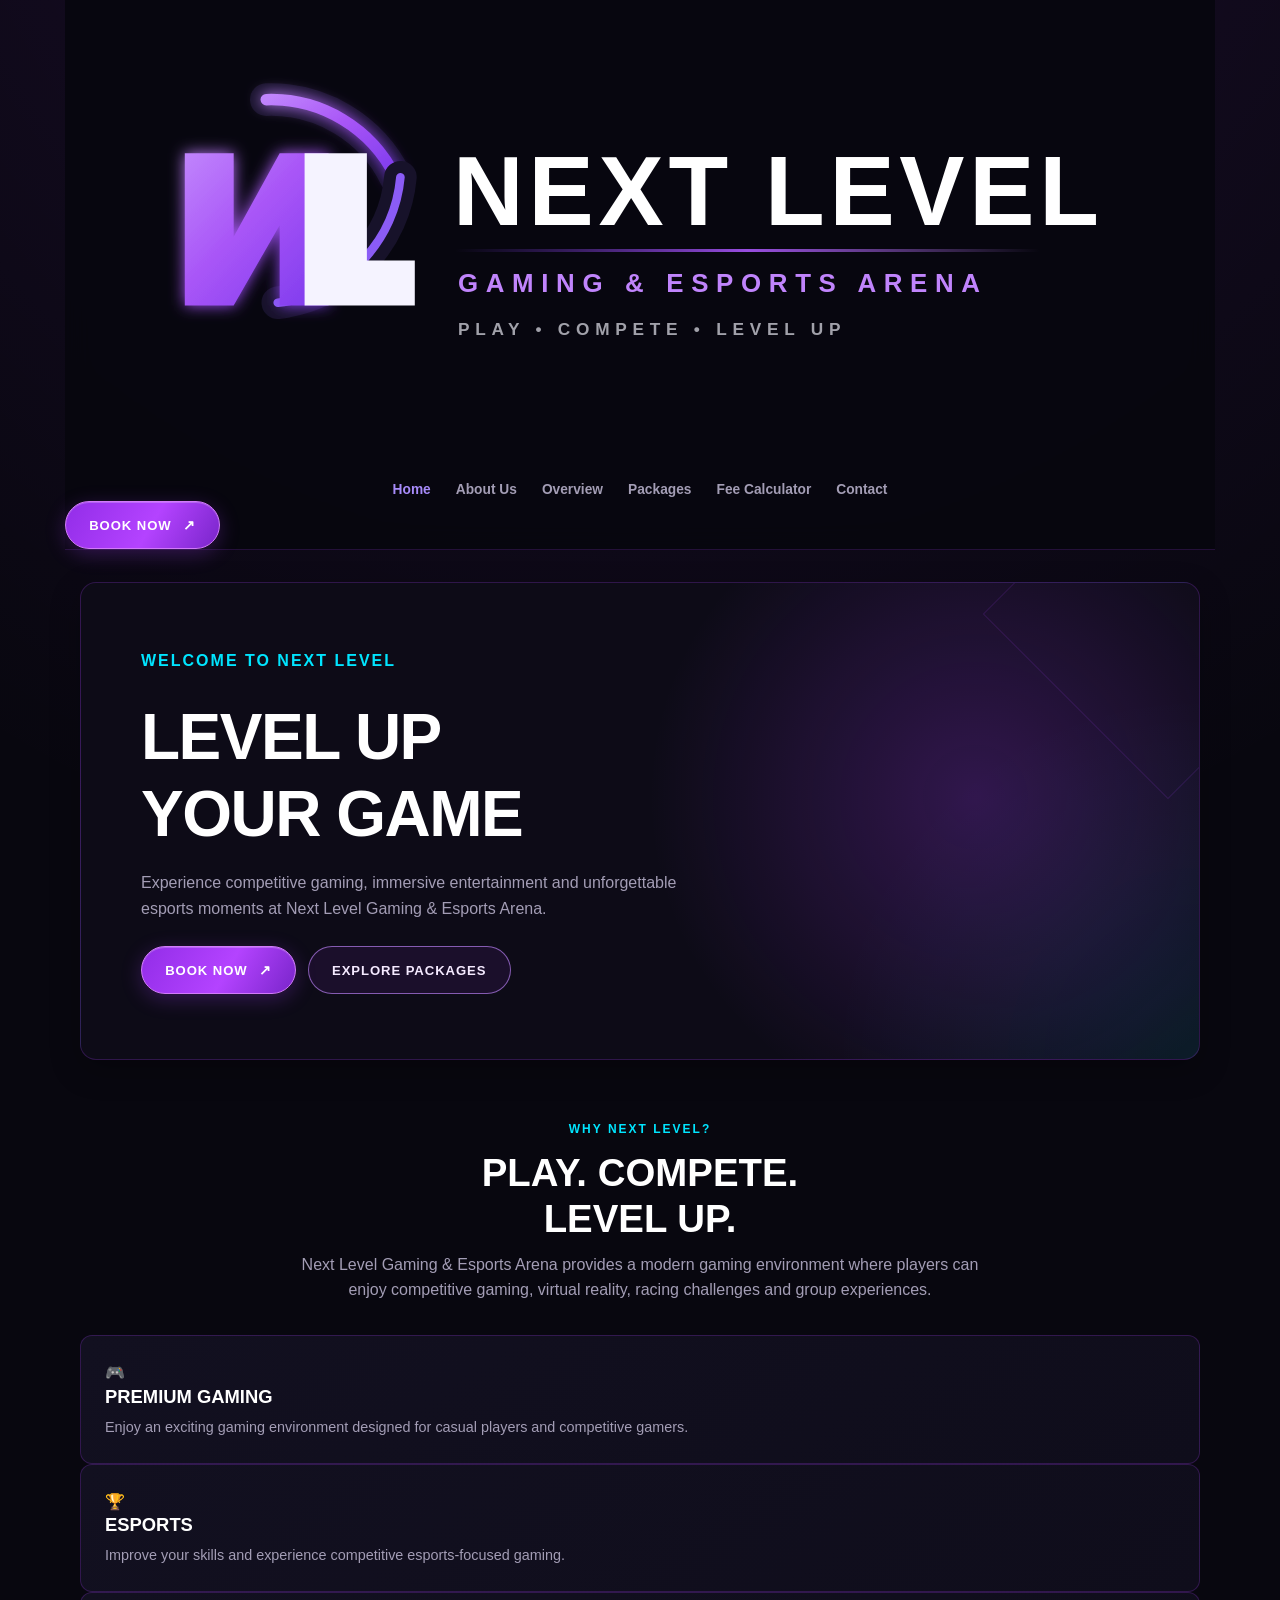
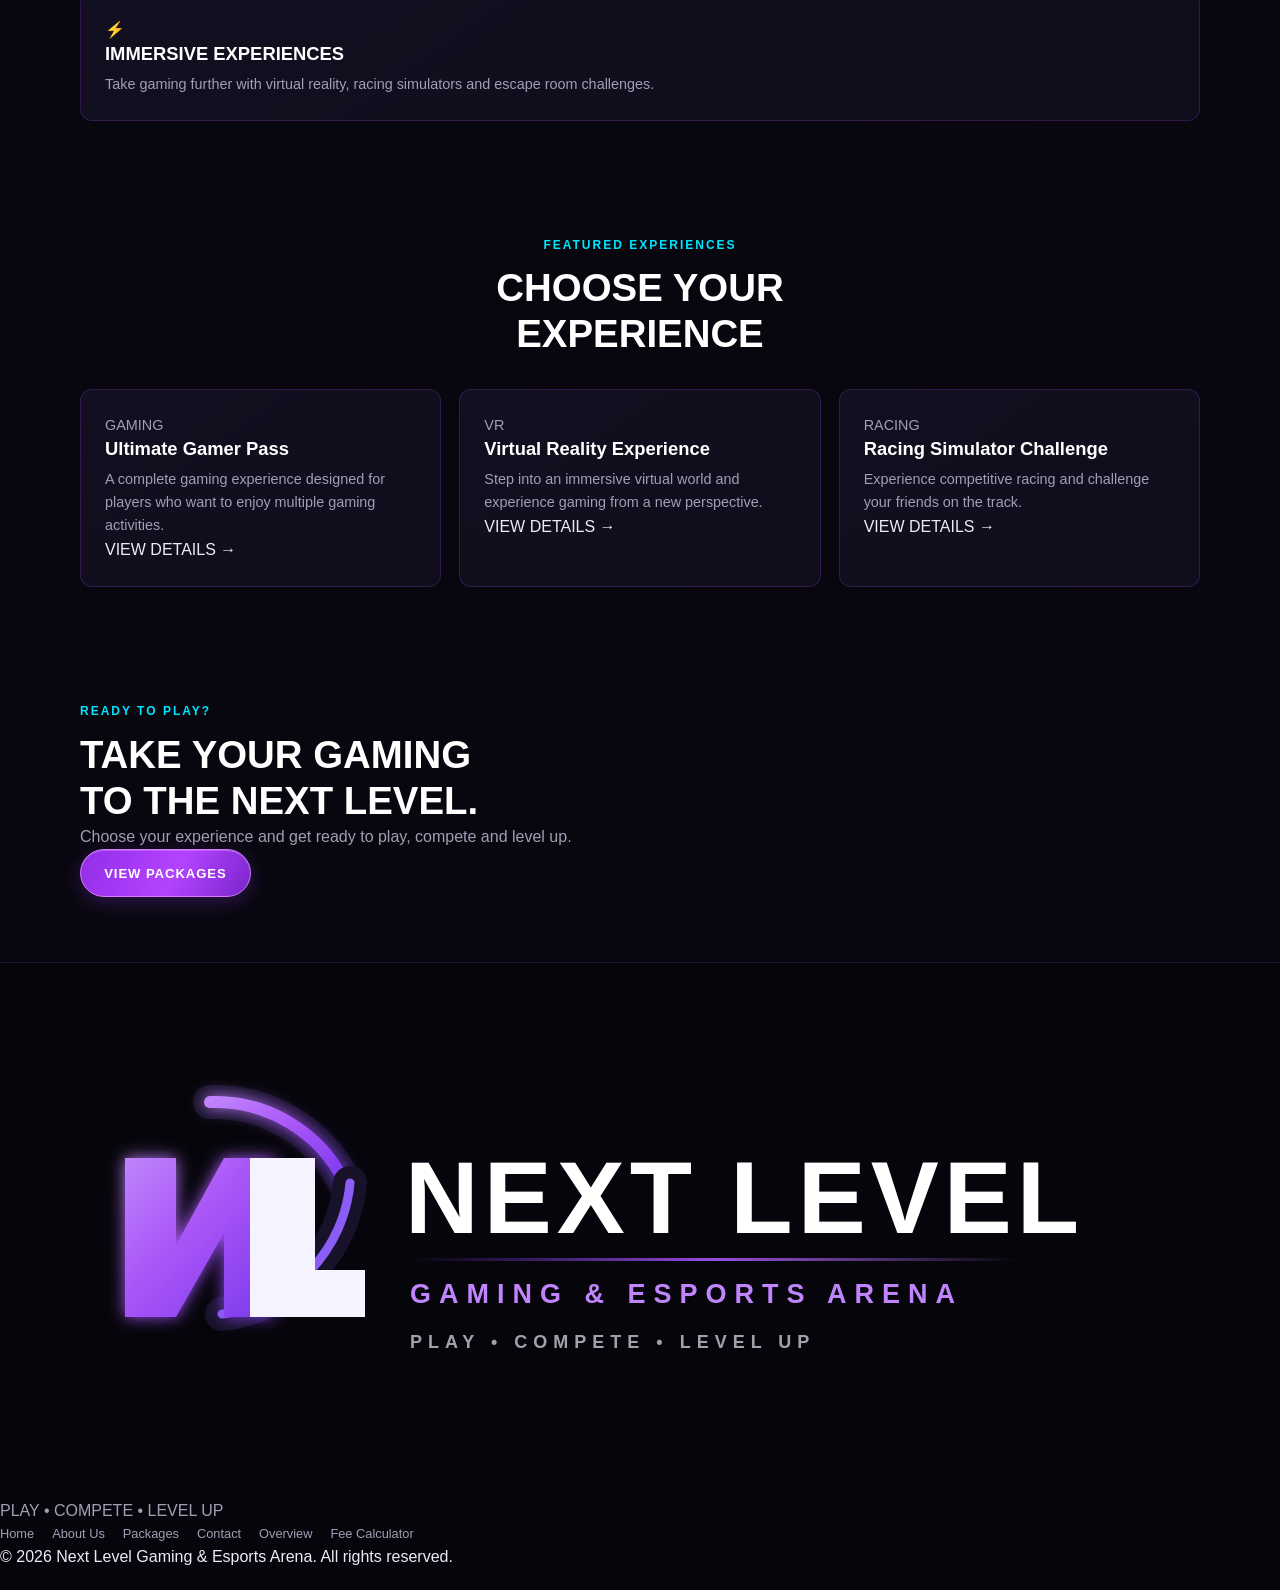
<file: Website/index.html>
<!DOCTYPE html>
<html lang="en">
<head>
    <meta charset="UTF-8">
    <meta name="viewport" content="width=device-width, initial-scale=1.0">
    <title>Next Level Gaming & Esports Arena</title>
    <link rel="stylesheet" href="styles.css">
</head>

<body>

<header class="navbar">
    <div class="nav-container">

        <a href="index.html" class="logo-link">
            <img src="assets/images/Next_Level_Gaming_Esports_Logo.svg"
                 alt="Next Level Gaming & Esports Arena Logo"
                 class="logo">
        </a>

        <nav aria-label="Main navigation"><a href="index.html" class="active" aria-current="page">Home</a><a href="about.html">About Us</a><a href="overview.html">Overview</a><a href="package-details.html">Packages</a><a href="calculate-fees.html">Fee Calculator</a><a href="contact.html">Contact</a></nav>

        <a href="calculate-fees.html" class="nav-button">
            BOOK NOW
        </a>

    </div>
</header>


<main>

    <!-- HERO -->
    <section class="hero">

        <div class="hero-content">

            <p class="eyebrow">WELCOME TO NEXT LEVEL</p>

            <h1>
                LEVEL UP<br>
                <span>YOUR GAME</span>
            </h1>

            <p class="hero-text">
                Experience competitive gaming, immersive entertainment
                and unforgettable esports moments at Next Level Gaming
                & Esports Arena.
            </p>

            <div class="hero-buttons">
                <a href="calculate-fees.html" class="primary-button">
                    BOOK NOW
                </a>

                <a href="#experiences" class="secondary-button">
                    EXPLORE PACKAGES
                </a>
            </div>

        </div>

    </section>


    <!-- INTRO -->
    <section class="section">

        <div class="section-heading">
            <p class="eyebrow">WHY NEXT LEVEL?</p>

            <h2>
                PLAY. COMPETE.<br>
                <span>LEVEL UP.</span>
            </h2>

            <p>
                Next Level Gaming & Esports Arena provides a modern gaming
                environment where players can enjoy competitive gaming,
                virtual reality, racing challenges and group experiences.
            </p>
        </div>

        <div class="feature-grid">

            <div class="feature-card">
                <div class="feature-icon">🎮</div>
                <h3>PREMIUM GAMING</h3>
                <p>
                    Enjoy an exciting gaming environment designed for
                    casual players and competitive gamers.
                </p>
            </div>

            <div class="feature-card">
                <div class="feature-icon">🏆</div>
                <h3>ESPORTS</h3>
                <p>
                    Improve your skills and experience competitive
                    esports-focused gaming.
                </p>
            </div>

            <div class="feature-card">
                <div class="feature-icon">⚡</div>
                <h3>IMMERSIVE EXPERIENCES</h3>
                <p>
                    Take gaming further with virtual reality, racing
                    simulators and escape room challenges.
                </p>
            </div>

        </div>

    </section>


    <!-- EXPERIENCES -->
    <section class="section dark-section" id="experiences">

        <div class="section-heading">
            <p class="eyebrow">FEATURED EXPERIENCES</p>

            <h2>
                CHOOSE YOUR<br>
                <span>EXPERIENCE</span>
            </h2>
        </div>

        <div class="experience-grid">

            <div class="experience-card">
                <div class="experience-image gaming-image"></div>

                <div class="experience-content">
                    <p class="category">GAMING</p>
                    <h3>Ultimate Gamer Pass</h3>
                    <p>
                        A complete gaming experience designed for players
                        who want to enjoy multiple gaming activities.
                    </p>

                    <a href="package-details.html" class="text-button">
                        VIEW DETAILS →
                    </a>
                </div>
            </div>


            <div class="experience-card">
                <div class="experience-image vr-image"></div>

                <div class="experience-content">
                    <p class="category">VR</p>
                    <h3>Virtual Reality Experience</h3>
                    <p>
                        Step into an immersive virtual world and experience
                        gaming from a new perspective.
                    </p>

                    <a href="package-details.html" class="text-button">
                        VIEW DETAILS →
                    </a>
                </div>
            </div>


            <div class="experience-card">
                <div class="experience-image racing-image"></div>

                <div class="experience-content">
                    <p class="category">RACING</p>
                    <h3>Racing Simulator Challenge</h3>
                    <p>
                        Experience competitive racing and challenge your
                        friends on the track.
                    </p>

                    <a href="package-details.html" class="text-button">
                        VIEW DETAILS →
                    </a>
                </div>
            </div>

        </div>

    </section>


    <!-- CTA -->
    <section class="cta-section">

        <div>
            <p class="eyebrow">READY TO PLAY?</p>

            <h2>
                TAKE YOUR GAMING<br>
                <span>TO THE NEXT LEVEL.</span>
            </h2>

            <p>
                Choose your experience and get ready to play, compete
                and level up.
            </p>
        </div>

        <a href="calculate-fees.html" class="primary-button">
            VIEW PACKAGES
        </a>

    </section>

</main>


<footer>

    <div class="footer-container">

        <div>
            <img src="assets/images/Next_Level_Gaming_Esports_Logo.svg"
                 alt="Next Level Gaming & Esports Arena"
                 class="footer-logo">

            <p>
                PLAY • COMPETE • LEVEL UP
            </p>
        </div>

        <div class="footer-links">
            <a href="index.html">Home</a>
            <a href="about.html">About Us</a>
            <a href="package-details.html">Packages</a>
            <a href="contact.html">Contact</a>
        <a href="overview.html">Overview</a><a href="calculate-fees.html">Fee Calculator</a></div>

    </div>

    <div class="copyright">
        © 2026 Next Level Gaming & Esports Arena. All rights reserved.
    </div>

</footer>

<script src="script.js" defer></script>
</body>
</html>
</file>
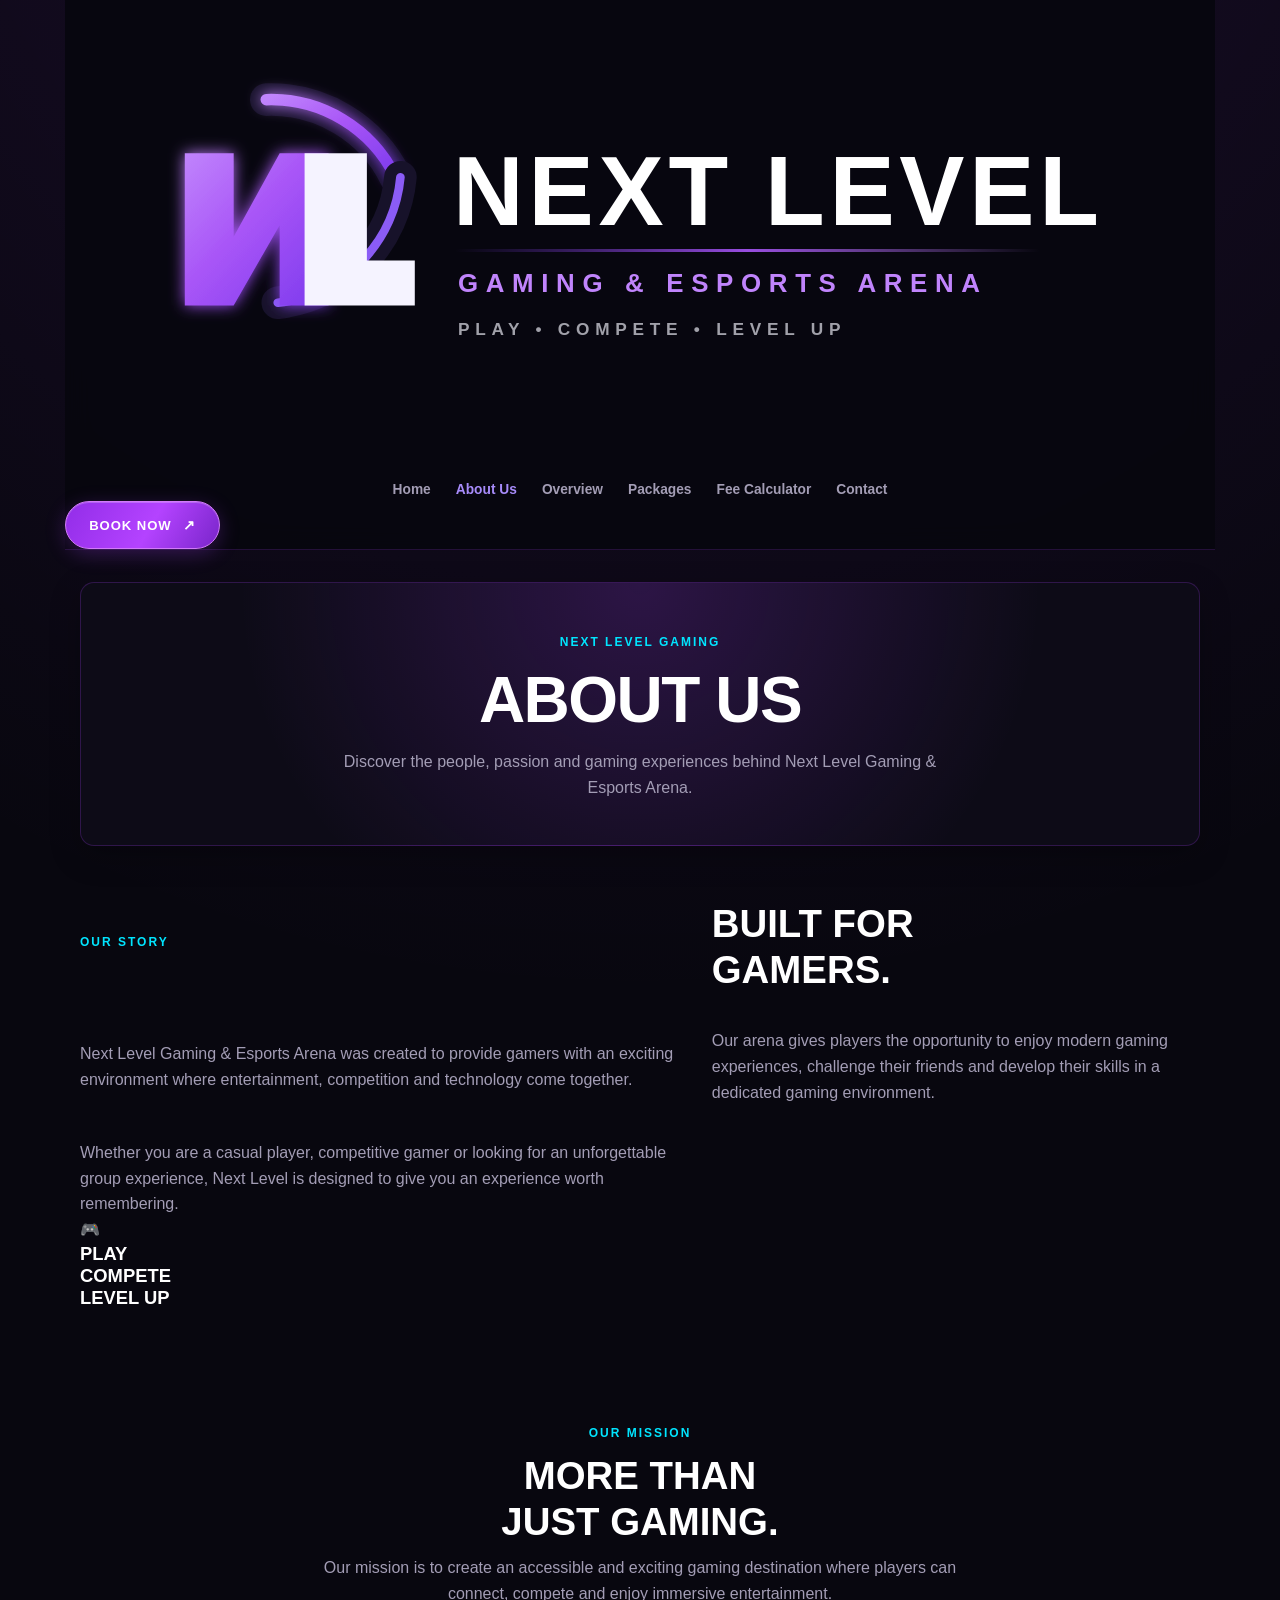
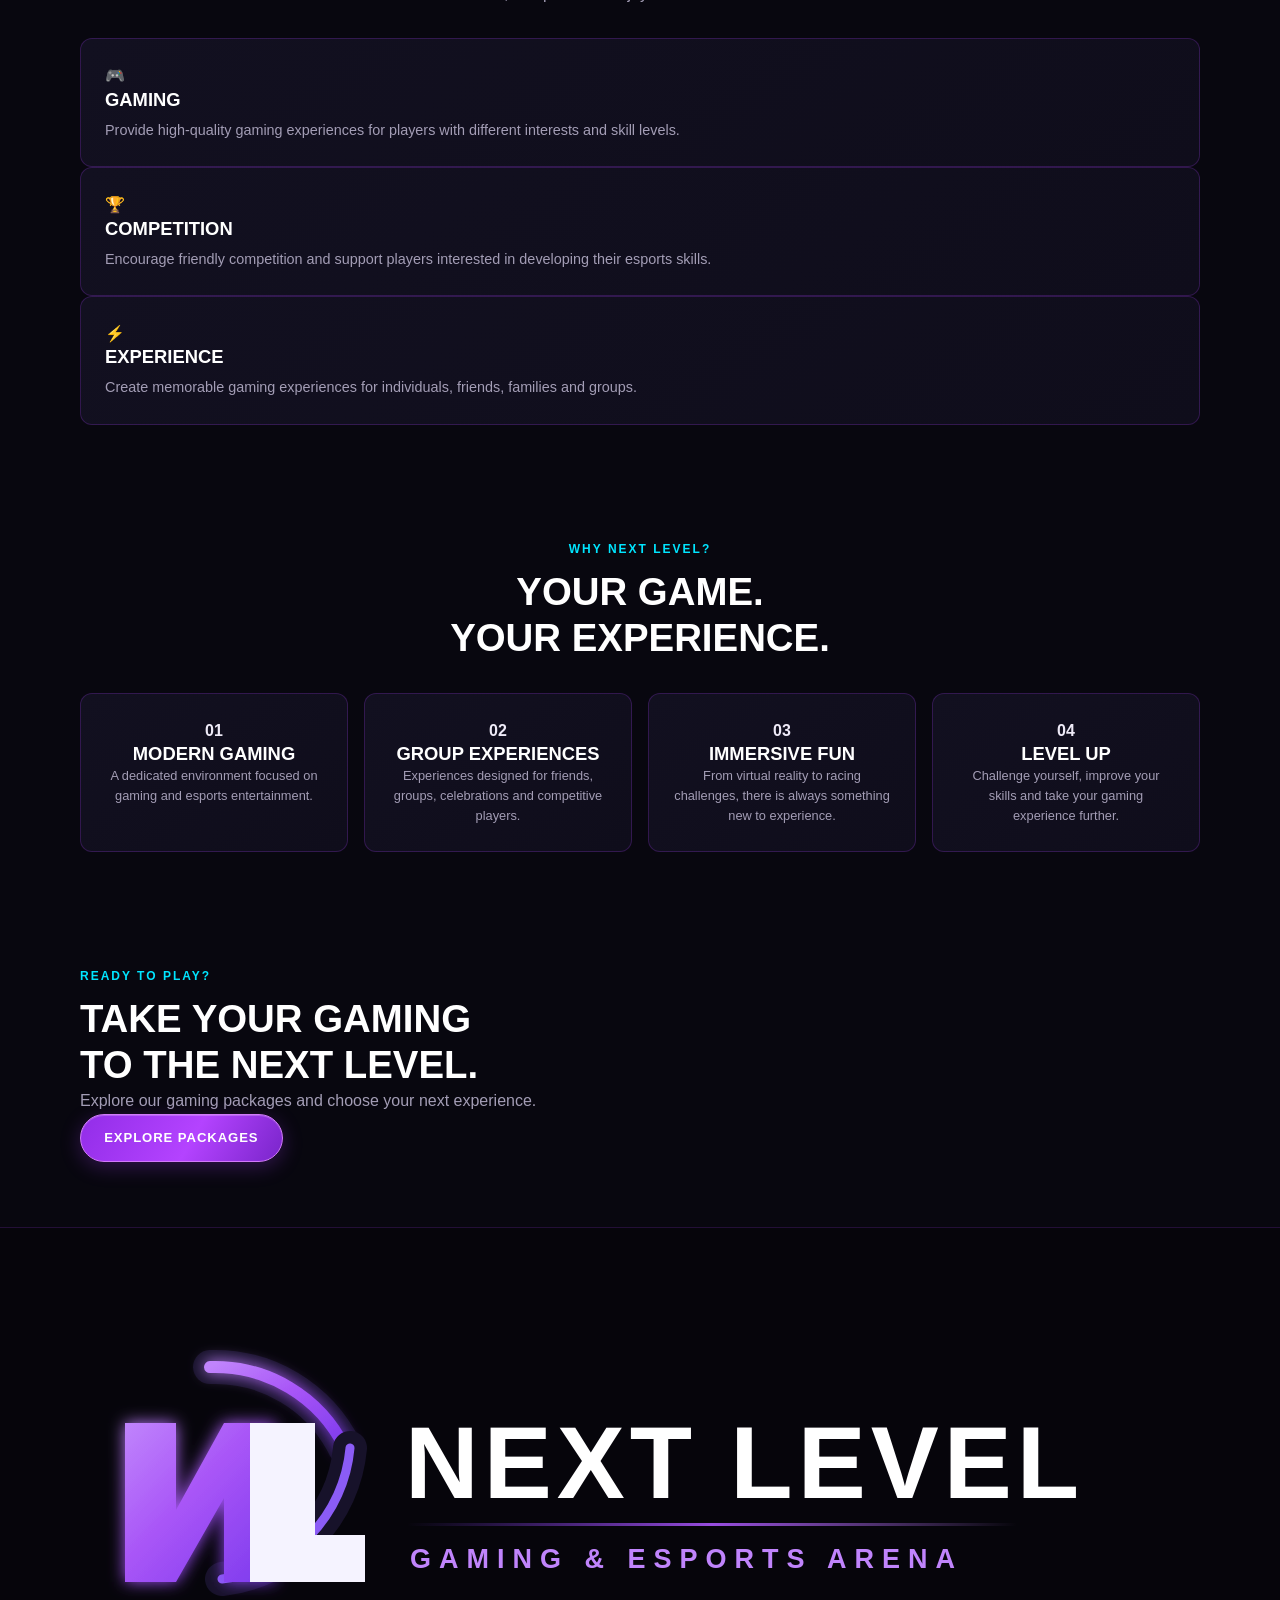
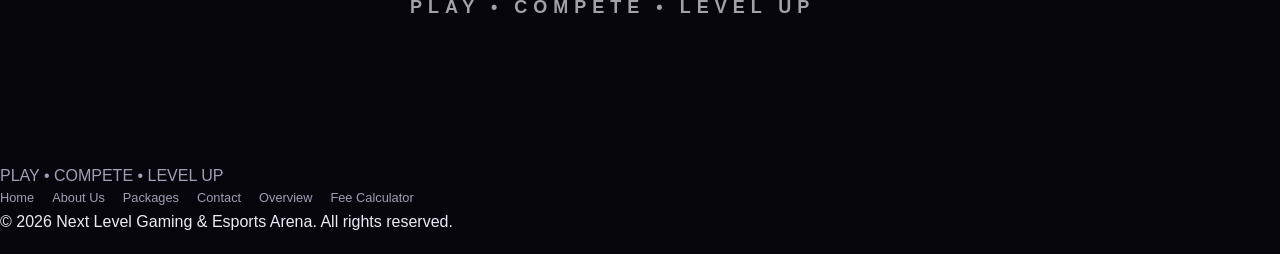
<file: Website/about.html>
<!DOCTYPE html>
<html lang="en">
<head>
    <meta charset="UTF-8">
    <meta name="viewport" content="width=device-width, initial-scale=1.0">

    <title>About Us | Next Level Gaming & Esports Arena</title>

    <link rel="stylesheet" href="styles.css">
</head>

<body>

<header class="navbar">

    <div class="nav-container">

        <a href="index.html" class="logo-link">
            <img
                src="assets/images/Next_Level_Gaming_Esports_Logo.svg"
                alt="Next Level Gaming & Esports Arena Logo"
                class="logo"
            >
        </a>

        <nav aria-label="Main navigation"><a href="index.html">Home</a><a href="about.html" class="active" aria-current="page">About Us</a><a href="overview.html">Overview</a><a href="package-details.html">Packages</a><a href="calculate-fees.html">Fee Calculator</a><a href="contact.html">Contact</a></nav>

        <a href="calculate-fees.html" class="nav-button">
            BOOK NOW
        </a>

    </div>

</header>


<main>

    <!-- PAGE HERO -->

    <section class="page-hero">

        <div class="page-hero-content">

            <p class="eyebrow">NEXT LEVEL GAMING</p>

            <h1>
                ABOUT <span>US</span>
            </h1>

            <p>
                Discover the people, passion and gaming experiences
                behind Next Level Gaming & Esports Arena.
            </p>

        </div>

    </section>


    <!-- OUR STORY -->

    <section class="section">

        <div class="about-grid">

            <div class="about-content">

                <p class="eyebrow">OUR STORY</p>

                <h2>
                    BUILT FOR<br>
                    <span>GAMERS.</span>
                </h2>

                <p>
                    Next Level Gaming & Esports Arena was created to provide
                    gamers with an exciting environment where entertainment,
                    competition and technology come together.
                </p>

                <p>
                    Our arena gives players the opportunity to enjoy modern
                    gaming experiences, challenge their friends and develop
                    their skills in a dedicated gaming environment.
                </p>

                <p>
                    Whether you are a casual player, competitive gamer or
                    looking for an unforgettable group experience, Next Level
                    is designed to give you an experience worth remembering.
                </p>

            </div>


            <div class="about-visual">

                <div class="about-glow">

                    <div class="about-icon">
                        🎮
                    </div>

                    <h3>
                        PLAY<br>
                        <span>COMPETE</span><br>
                        LEVEL UP
                    </h3>

                </div>

            </div>

        </div>

    </section>


    <!-- MISSION -->

    <section class="section dark-section">

        <div class="section-heading">

            <p class="eyebrow">OUR MISSION</p>

            <h2>
                MORE THAN<br>
                <span>JUST GAMING.</span>
            </h2>

            <p>
                Our mission is to create an accessible and exciting gaming
                destination where players can connect, compete and enjoy
                immersive entertainment.
            </p>

        </div>


        <div class="feature-grid">

            <div class="feature-card">

                <div class="feature-icon">
                    🎮
                </div>

                <h3>
                    GAMING
                </h3>

                <p>
                    Provide high-quality gaming experiences for players
                    with different interests and skill levels.
                </p>

            </div>


            <div class="feature-card">

                <div class="feature-icon">
                    🏆
                </div>

                <h3>
                    COMPETITION
                </h3>

                <p>
                    Encourage friendly competition and support players
                    interested in developing their esports skills.
                </p>

            </div>


            <div class="feature-card">

                <div class="feature-icon">
                    ⚡
                </div>

                <h3>
                    EXPERIENCE
                </h3>

                <p>
                    Create memorable gaming experiences for individuals,
                    friends, families and groups.
                </p>

            </div>

        </div>

    </section>


    <!-- WHY CHOOSE US -->

    <section class="section">

        <div class="section-heading">

            <p class="eyebrow">WHY NEXT LEVEL?</p>

            <h2>
                YOUR GAME.<br>
                <span>YOUR EXPERIENCE.</span>
            </h2>

        </div>


        <div class="stats-grid">

            <div class="stat-card">

                <strong>01</strong>

                <h3>
                    MODERN GAMING
                </h3>

                <p>
                    A dedicated environment focused on gaming and
                    esports entertainment.
                </p>

            </div>


            <div class="stat-card">

                <strong>02</strong>

                <h3>
                    GROUP EXPERIENCES
                </h3>

                <p>
                    Experiences designed for friends, groups,
                    celebrations and competitive players.
                </p>

            </div>


            <div class="stat-card">

                <strong>03</strong>

                <h3>
                    IMMERSIVE FUN
                </h3>

                <p>
                    From virtual reality to racing challenges,
                    there is always something new to experience.
                </p>

            </div>


            <div class="stat-card">

                <strong>04</strong>

                <h3>
                    LEVEL UP
                </h3>

                <p>
                    Challenge yourself, improve your skills and
                    take your gaming experience further.
                </p>

            </div>

        </div>

    </section>


    <!-- CTA -->

    <section class="cta-section">

        <div>

            <p class="eyebrow">
                READY TO PLAY?
            </p>

            <h2>
                TAKE YOUR GAMING<br>
                <span>TO THE NEXT LEVEL.</span>
            </h2>

            <p>
                Explore our gaming packages and choose your next
                experience.
            </p>

        </div>

        <a href="calculate-fees.html" class="primary-button">
            EXPLORE PACKAGES
        </a>

    </section>

</main>


<footer>

    <div class="footer-container">

        <div>

            <img
                src="assets/images/Next_Level_Gaming_Esports_Logo.svg"
                alt="Next Level Gaming & Esports Arena"
                class="footer-logo"
            >

            <p>
                PLAY • COMPETE • LEVEL UP
            </p>

        </div>


        <div class="footer-links">

            <a href="index.html">
                Home
            </a>

            <a href="about.html">
                About Us
            </a>

            <a href="package-details.html">
                Packages
            </a>

            <a href="contact.html">
                Contact
            </a>

        <a href="overview.html">Overview</a><a href="calculate-fees.html">Fee Calculator</a></div>

    </div>


    <div class="copyright">

        © 2026 Next Level Gaming & Esports Arena.
        All rights reserved.

    </div>

</footer>

<script src="script.js" defer></script>
</body>
</html>
</file>
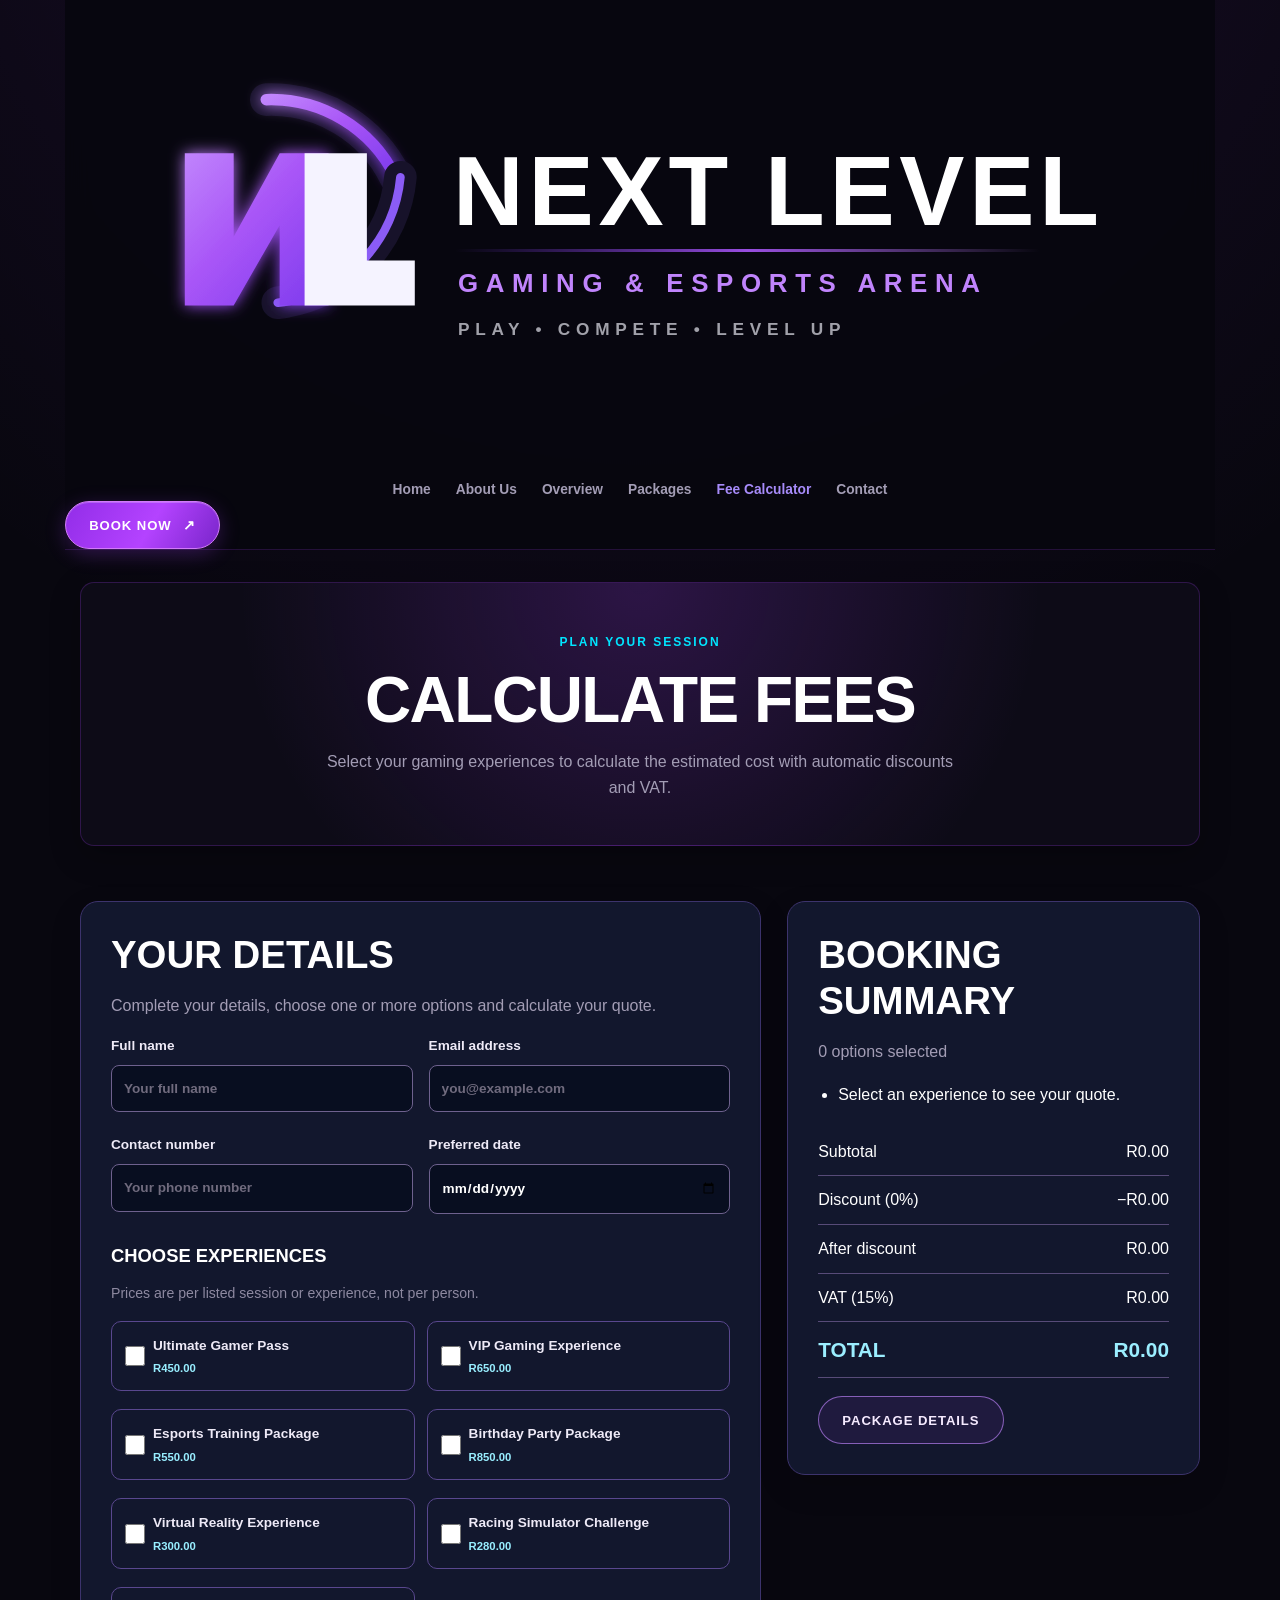
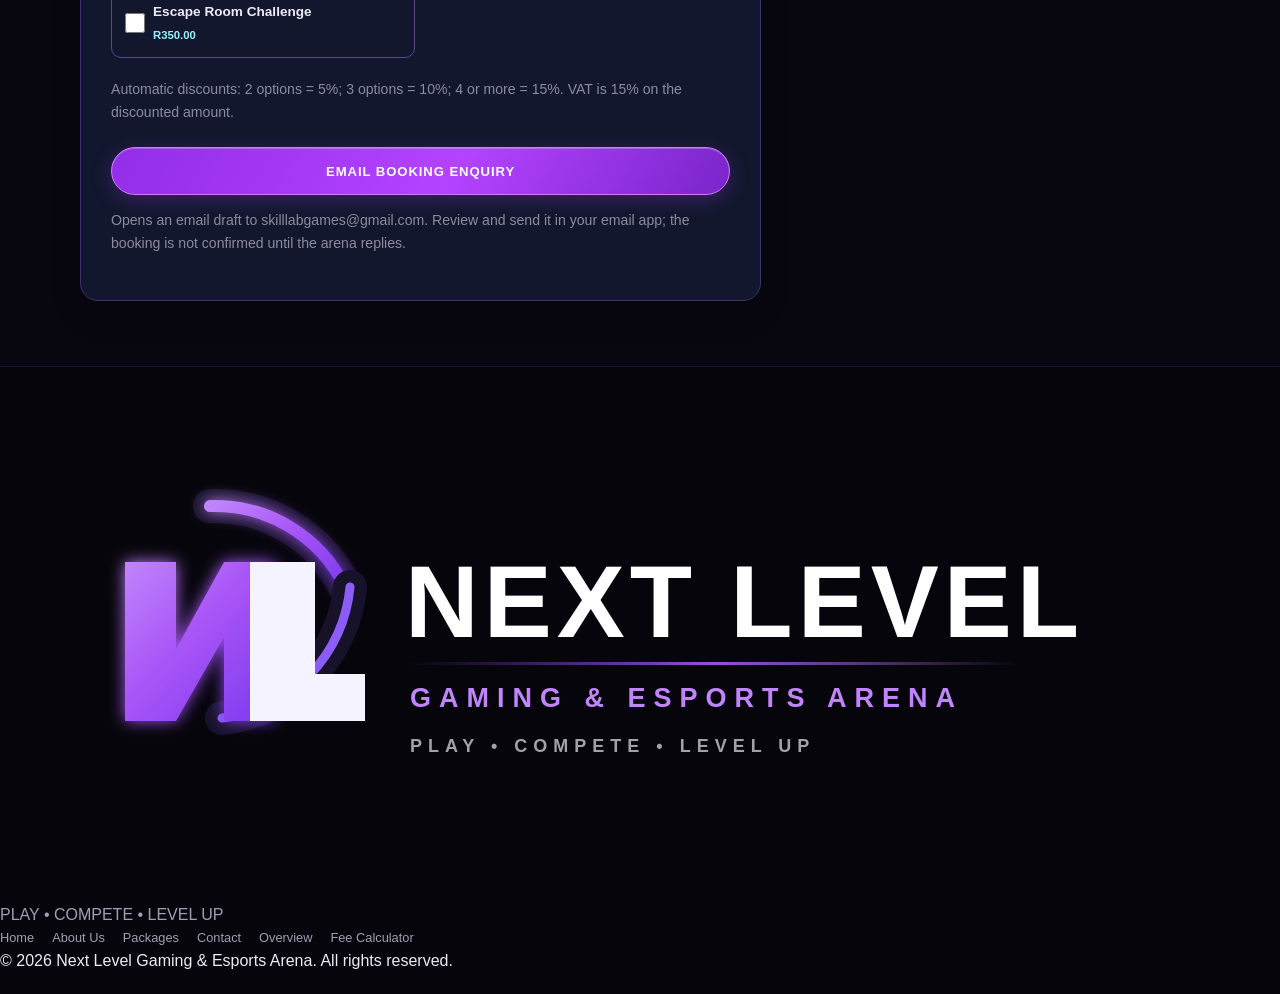
<file: Website/calculate-fees.html>
<!doctype html><html lang="en"><head><meta charset="utf-8"><meta name="viewport" content="width=device-width, initial-scale=1"><title>Fee Calculator | Next Level Gaming & Esports Arena</title><link rel="stylesheet" href="styles.css"></head><body><header class="navbar">
    <div class="nav-container">

        <a href="index.html" class="logo-link">
            <img src="assets/images/Next_Level_Gaming_Esports_Logo.svg"
                 alt="Next Level Gaming & Esports Arena Logo"
                 class="logo">
        </a>

        <nav aria-label="Main navigation"><a href="index.html">Home</a><a href="about.html">About Us</a><a href="overview.html">Overview</a><a href="package-details.html">Packages</a><a href="calculate-fees.html" class="active" aria-current="page">Fee Calculator</a><a href="contact.html">Contact</a></nav>

        <a href="calculate-fees.html" class="nav-button">
            BOOK NOW
        </a>

    </div>
</header><main><section class="page-hero"><div class="page-hero-content"><p class="eyebrow">PLAN YOUR SESSION</p><h1>CALCULATE <span>FEES</span></h1><p>Select your gaming experiences to calculate the estimated cost with automatic discounts and VAT.</p></div></section><section class="section"><div class="form-layout"><form id="booking-form" class="form-panel"><h2>YOUR DETAILS</h2><p>Complete your details, choose one or more options and calculate your quote.</p><div class="field-grid"><label>Full name <input id="guest-name" name="name" type="text" autocomplete="name" required maxlength="90" placeholder="Your full name"></label><label>Email address <input id="guest-email" name="email" type="email" autocomplete="email" required placeholder="you@example.com"></label><label>Contact number <input id="guest-phone" name="phone" type="tel" autocomplete="tel" required pattern="[+0-9 ()-]{7,20}" placeholder="Your phone number"></label><label>Preferred date <input id="guest-date" name="date" type="date" required></label></div><h3>CHOOSE EXPERIENCES</h3><p class="form-note">Prices are per listed session or experience, not per person.</p><div class="options-grid"><label class="option-check"><input type="checkbox" name="experience" value="ultimate"><span><strong>Ultimate Gamer Pass</strong><small>R450.00</small></span></label><label class="option-check"><input type="checkbox" name="experience" value="vip"><span><strong>VIP Gaming Experience</strong><small>R650.00</small></span></label><label class="option-check"><input type="checkbox" name="experience" value="esports"><span><strong>Esports Training Package</strong><small>R550.00</small></span></label><label class="option-check"><input type="checkbox" name="experience" value="birthday"><span><strong>Birthday Party Package</strong><small>R850.00</small></span></label><label class="option-check"><input type="checkbox" name="experience" value="vr"><span><strong>Virtual Reality Experience</strong><small>R300.00</small></span></label><label class="option-check"><input type="checkbox" name="experience" value="racing"><span><strong>Racing Simulator Challenge</strong><small>R280.00</small></span></label><label class="option-check"><input type="checkbox" name="experience" value="escape"><span><strong>Escape Room Challenge</strong><small>R350.00</small></span></label></div><p class="form-note">Automatic discounts: 2 options = 5%; 3 options = 10%; 4 or more = 15%. VAT is 15% on the discounted amount.</p><div id="booking-feedback" class="feedback" role="status" aria-live="polite"></div><button type="submit" class="primary-button form-button">EMAIL BOOKING ENQUIRY</button><p class="form-note">Opens an email draft to skilllabgames@gmail.com. Review and send it in your email app; the booking is not confirmed until the arena replies.</p></form><aside class="form-panel summary-panel"><h2>BOOKING SUMMARY</h2><p id="selection-count" aria-live="polite">0 options selected</p><ul id="selected-list" class="selected-list"><li>Select an experience to see your quote.</li></ul><dl class="totals"><div><dt>Subtotal</dt><dd id="subtotal">R0.00</dd></div><div><dt id="discount-label">Discount (0%)</dt><dd id="discount">−R0.00</dd></div><div><dt>After discount</dt><dd id="after-discount">R0.00</dd></div><div><dt>VAT (15%)</dt><dd id="vat">R0.00</dd></div><div class="grand-total"><dt>TOTAL</dt><dd id="total">R0.00</dd></div></dl><a href="package-details.html" class="outline-button">PACKAGE DETAILS</a></aside></div></section></main><footer>

    <div class="footer-container">

        <div>
            <img src="assets/images/Next_Level_Gaming_Esports_Logo.svg"
                 alt="Next Level Gaming & Esports Arena"
                 class="footer-logo">

            <p>
                PLAY • COMPETE • LEVEL UP
            </p>
        </div>

        <div class="footer-links">
            <a href="index.html">Home</a>
            <a href="about.html">About Us</a>
            <a href="package-details.html">Packages</a>
            <a href="contact.html">Contact</a>
        <a href="overview.html">Overview</a><a href="calculate-fees.html">Fee Calculator</a></div>

    </div>

    <div class="copyright">
        © 2026 Next Level Gaming & Esports Arena. All rights reserved.
    </div>

</footer><script src="script.js" defer></script></body></html>
</file>
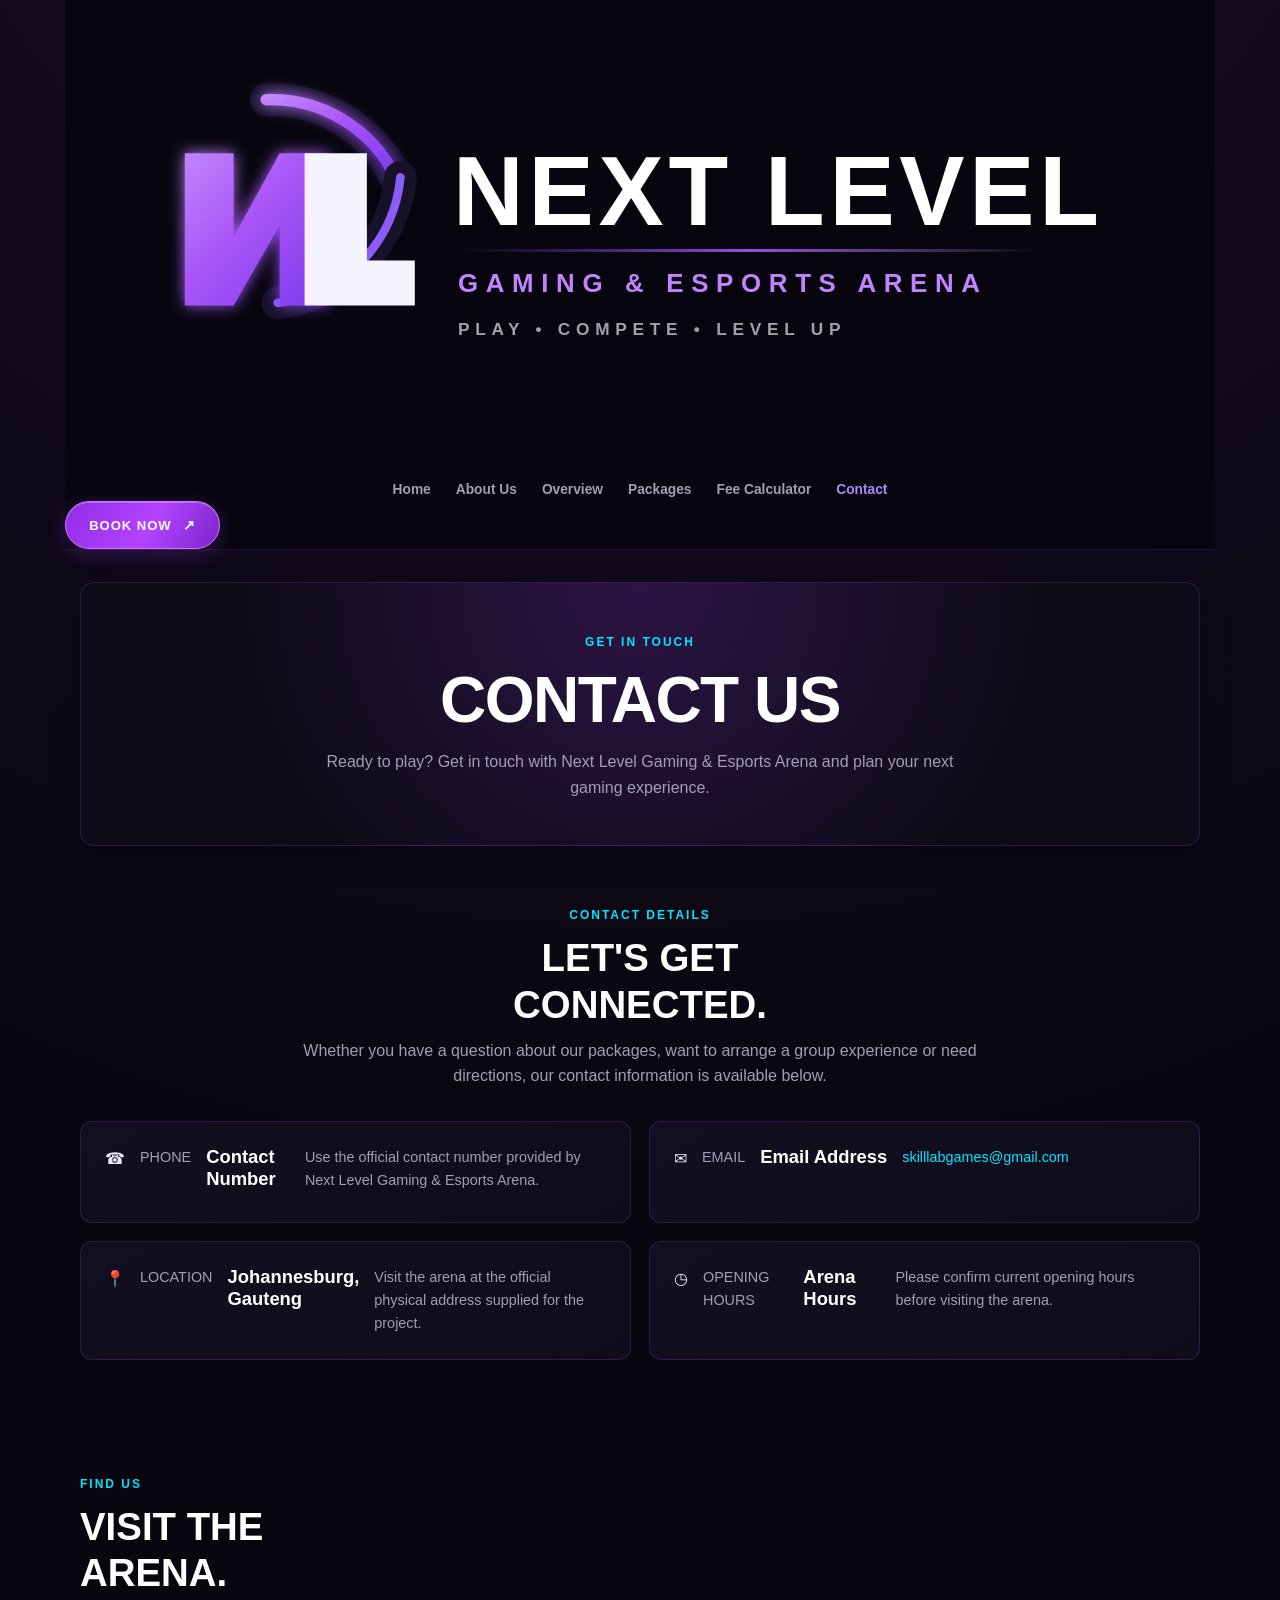
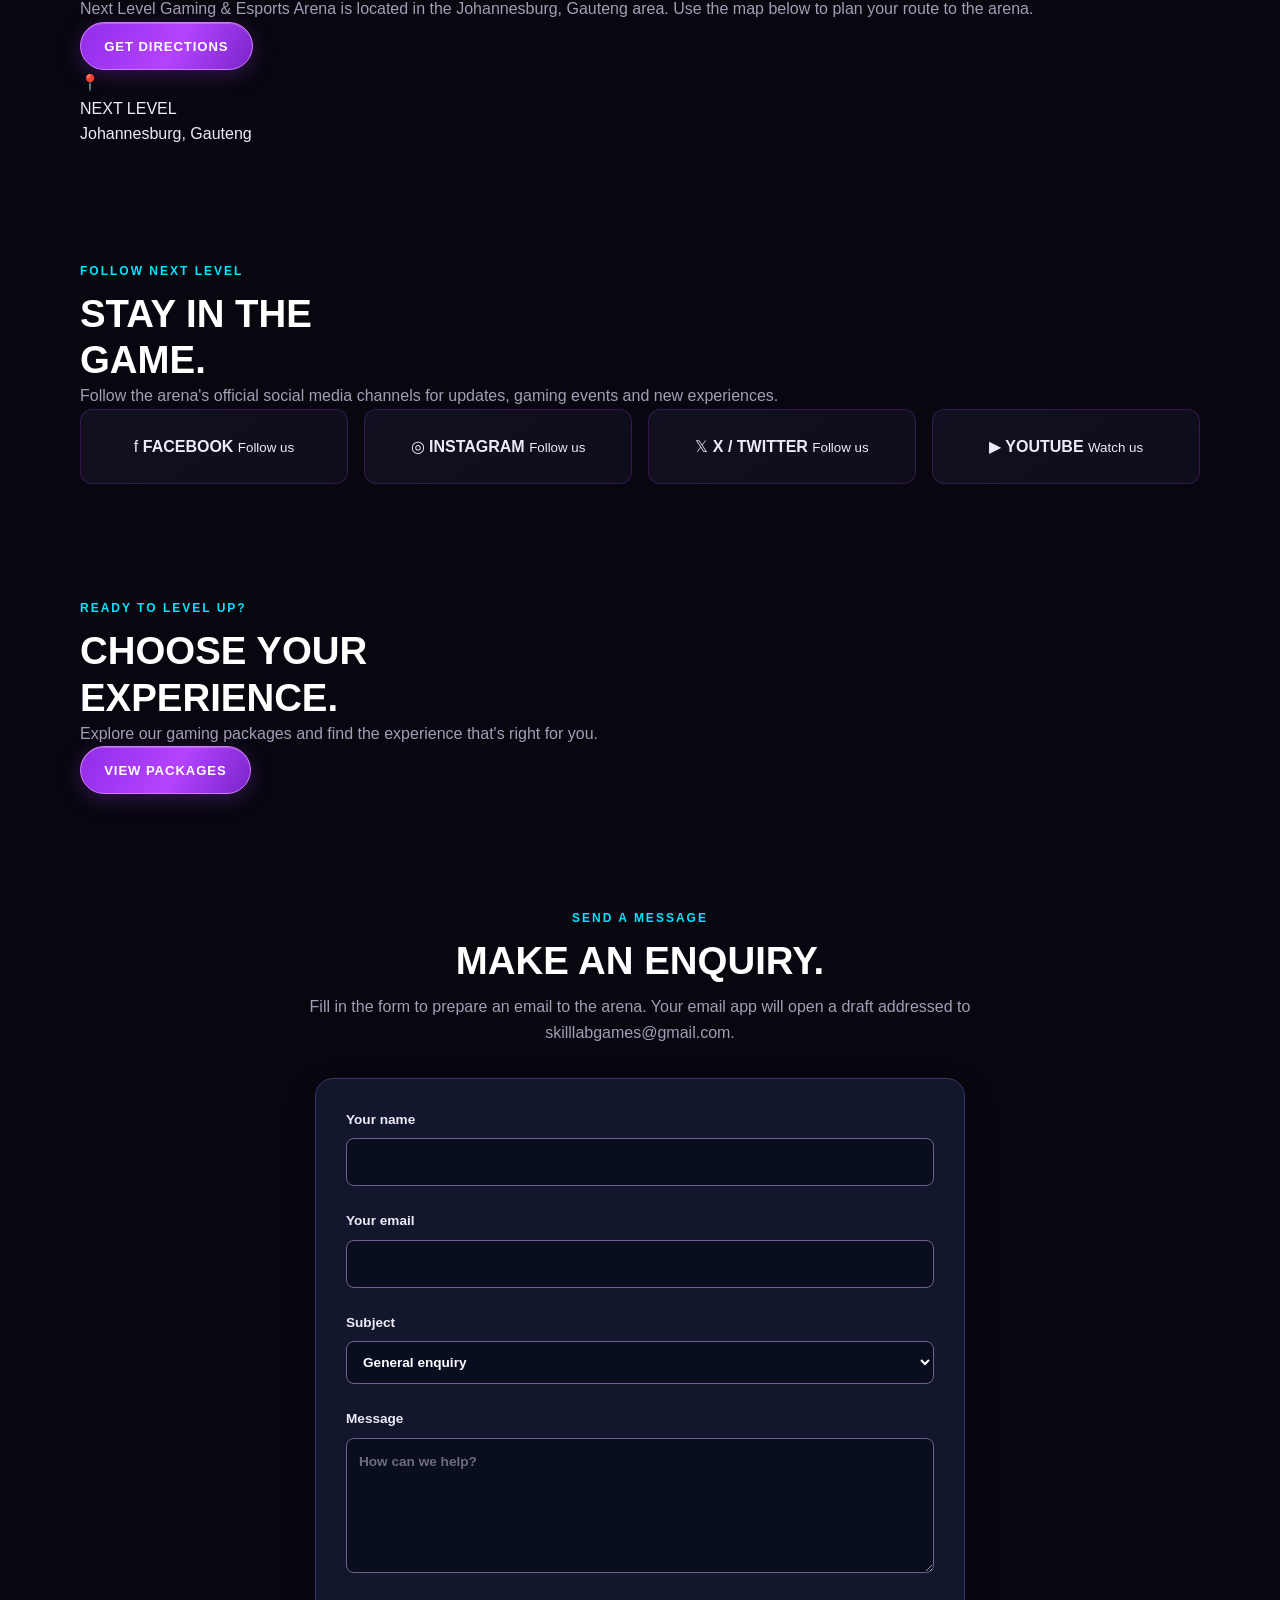
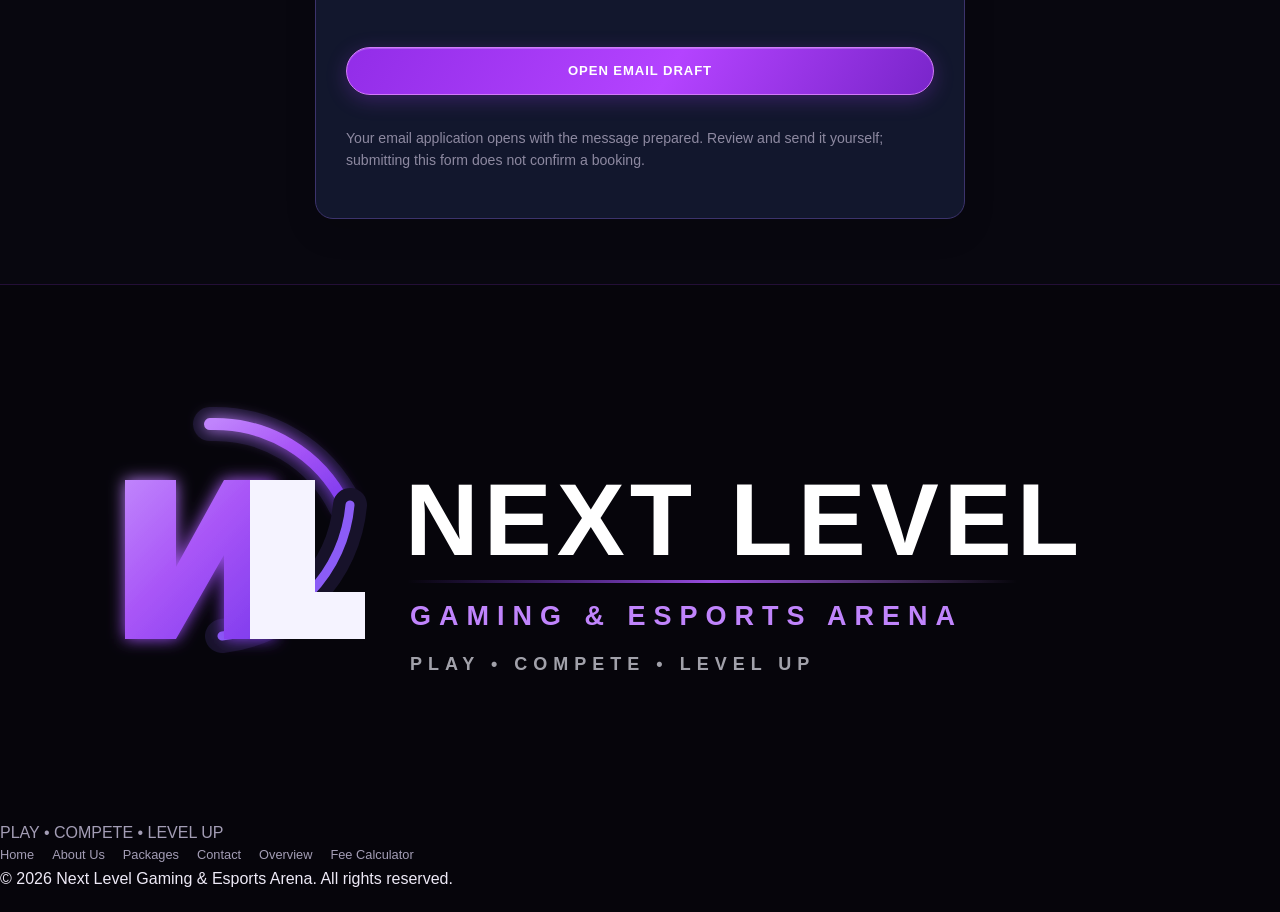
<file: Website/contact.html>
<!DOCTYPE html>
<html lang="en">
<head>
    <meta charset="UTF-8">
    <meta name="viewport" content="width=device-width, initial-scale=1.0">

    <title>Contact Us | Next Level Gaming & Esports Arena</title>

    <link rel="stylesheet" href="styles.css">
</head>

<body>

<header class="navbar">

    <div class="nav-container">

        <a href="index.html" class="logo-link">
            <img
                src="assets/images/Next_Level_Gaming_Esports_Logo.svg"
                alt="Next Level Gaming & Esports Arena Logo"
                class="logo"
            >
        </a>

        <nav aria-label="Main navigation"><a href="index.html">Home</a><a href="about.html">About Us</a><a href="overview.html">Overview</a><a href="package-details.html">Packages</a><a href="calculate-fees.html">Fee Calculator</a><a href="contact.html" class="active" aria-current="page">Contact</a></nav>

        <a href="calculate-fees.html" class="nav-button">
            BOOK NOW
        </a>

    </div>

</header>


<main>

    <!-- PAGE HERO -->

    <section class="page-hero">

        <div class="page-hero-content">

            <p class="eyebrow">GET IN TOUCH</p>

            <h1>
                CONTACT <span>US</span>
            </h1>

            <p>
                Ready to play? Get in touch with Next Level Gaming &
                Esports Arena and plan your next gaming experience.
            </p>

        </div>

    </section>


    <!-- CONTACT INFORMATION -->

    <section class="section">

        <div class="section-heading">

            <p class="eyebrow">
                CONTACT DETAILS
            </p>

            <h2>
                LET'S GET<br>
                <span>CONNECTED.</span>
            </h2>

            <p>
                Whether you have a question about our packages, want to
                arrange a group experience or need directions, our contact
                information is available below.
            </p>

        </div>


        <div class="contact-grid">

            <!-- PHONE -->

            <div class="contact-card">

                <div class="contact-icon">
                    ☎
                </div>

                <p class="contact-label">
                    PHONE
                </p>

                <h3>
                    Contact Number
                </h3>

                <p>
                    Use the official contact number provided by
                    Next Level Gaming & Esports Arena.
                </p>

            </div>


            <!-- EMAIL -->

            <div class="contact-card">

                <div class="contact-icon">
                    ✉
                </div>

                <p class="contact-label">
                    EMAIL
                </p>

                <h3>
                    Email Address
                </h3>

                <p>
                    <a href="mailto:skilllabgames@gmail.com">skilllabgames@gmail.com</a>
                </p>

            </div>


            <!-- LOCATION -->

            <div class="contact-card">

                <div class="contact-icon">
                    📍
                </div>

                <p class="contact-label">
                    LOCATION
                </p>

                <h3>
                    Johannesburg, Gauteng
                </h3>

                <p>
                    Visit the arena at the official physical address
                    supplied for the project.
                </p>

            </div>


            <!-- HOURS -->

            <div class="contact-card">

                <div class="contact-icon">
                    ◷
                </div>

                <p class="contact-label">
                    OPENING HOURS
                </p>

                <h3>
                    Arena Hours
                </h3>

                <p>
                    Please confirm current opening hours before visiting
                    the arena.
                </p>

            </div>

        </div>

    </section>


    <!-- LOCATION / MAP -->

    <section class="section dark-section">

        <div class="contact-location-grid">

            <div>

                <p class="eyebrow">
                    FIND US
                </p>

                <h2>
                    VISIT THE<br>
                    <span>ARENA.</span>
                </h2>

                <p class="location-text">
                    Next Level Gaming & Esports Arena is located in the
                    Johannesburg, Gauteng area. Use the map below to plan
                    your route to the arena.
                </p>

                <a
                    href="https://www.google.com/maps/search/?api=1&query=Johannesburg"
                    target="_blank"
                    rel="noopener noreferrer"
                    class="primary-button"
                >
                    GET DIRECTIONS
                </a>

            </div>


            <!-- MAP CARD -->

            <div class="map-card">

                <div class="map-background">

                    <div class="map-grid"></div>

                    <div class="map-pin">
                        📍
                    </div>

                    <div class="map-label">
                        NEXT LEVEL
                    </div>

                </div>

                <div class="map-footer">
                    Johannesburg, Gauteng
                </div>

            </div>

        </div>

    </section>


    <!-- SOCIAL MEDIA -->

    <section class="section">

        <div class="social-section">

            <div>

                <p class="eyebrow">
                    FOLLOW NEXT LEVEL
                </p>

                <h2>
                    STAY IN THE<br>
                    <span>GAME.</span>
                </h2>

                <p>
                    Follow the arena's official social media channels
                    for updates, gaming events and new experiences.
                </p>

            </div>


            <div class="social-grid">

                <a href="#" class="social-card">

                    <span>f</span>

                    <strong>
                        FACEBOOK
                    </strong>

                    <small>
                        Follow us
                    </small>

                </a>


                <a href="#" class="social-card">

                    <span>◎</span>

                    <strong>
                        INSTAGRAM
                    </strong>

                    <small>
                        Follow us
                    </small>

                </a>


                <a href="#" class="social-card">

                    <span>𝕏</span>

                    <strong>
                        X / TWITTER
                    </strong>

                    <small>
                        Follow us
                    </small>

                </a>


                <a href="#" class="social-card">

                    <span>▶</span>

                    <strong>
                        YOUTUBE
                    </strong>

                    <small>
                        Watch us
                    </small>

                </a>

            </div>

        </div>

    </section>


    <!-- FINAL CTA -->

    <section class="cta-section">

        <div>

            <p class="eyebrow">
                READY TO LEVEL UP?
            </p>

            <h2>
                CHOOSE YOUR<br>
                <span>EXPERIENCE.</span>
            </h2>

            <p>
                Explore our gaming packages and find the experience
                that's right for you.
            </p>

        </div>

        <a href="calculate-fees.html" class="primary-button">
            VIEW PACKAGES
        </a>

    </section>

<section class="section dark-section" id="enquiry"><div class="section-heading"><p class="eyebrow">SEND A MESSAGE</p><h2>MAKE AN <span>ENQUIRY.</span></h2><p>Fill in the form to prepare an email to the arena. Your email app will open a draft addressed to skilllabgames@gmail.com.</p></div><form id="contact-form" class="form-panel compact-form"><label>Your name <input name="name" required autocomplete="name" maxlength="90"></label><label>Your email <input name="email" type="email" required autocomplete="email"></label><label>Subject <select name="subject"><option>General enquiry</option><option>Packages</option><option>Group visit</option><option>Booking enquiry</option></select></label><label>Message <textarea name="message" rows="5" required maxlength="2000" placeholder="How can we help?"></textarea></label><div class="feedback" id="contact-feedback" role="status" aria-live="polite"></div><button class="primary-button form-button" type="submit">OPEN EMAIL DRAFT</button><p class="form-note">Your email application opens with the message prepared. Review and send it yourself; submitting this form does not confirm a booking.</p></form></section></main>


<footer>

    <div class="footer-container">

        <div>

            <img
                src="assets/images/Next_Level_Gaming_Esports_Logo.svg"
                alt="Next Level Gaming & Esports Arena"
                class="footer-logo"
            >

            <p>
                PLAY • COMPETE • LEVEL UP
            </p>

        </div>


        <div class="footer-links">

            <a href="index.html">
                Home
            </a>

            <a href="about.html">
                About Us
            </a>

            <a href="package-details.html">
                Packages
            </a>

            <a href="contact.html">
                Contact
            </a>

        <a href="overview.html">Overview</a><a href="calculate-fees.html">Fee Calculator</a></div>

    </div>


    <div class="copyright">

        © 2026 Next Level Gaming & Esports Arena.
        All rights reserved.

    </div>

</footer>

<script src="script.js" defer></script>
</body>
</html>
</file>
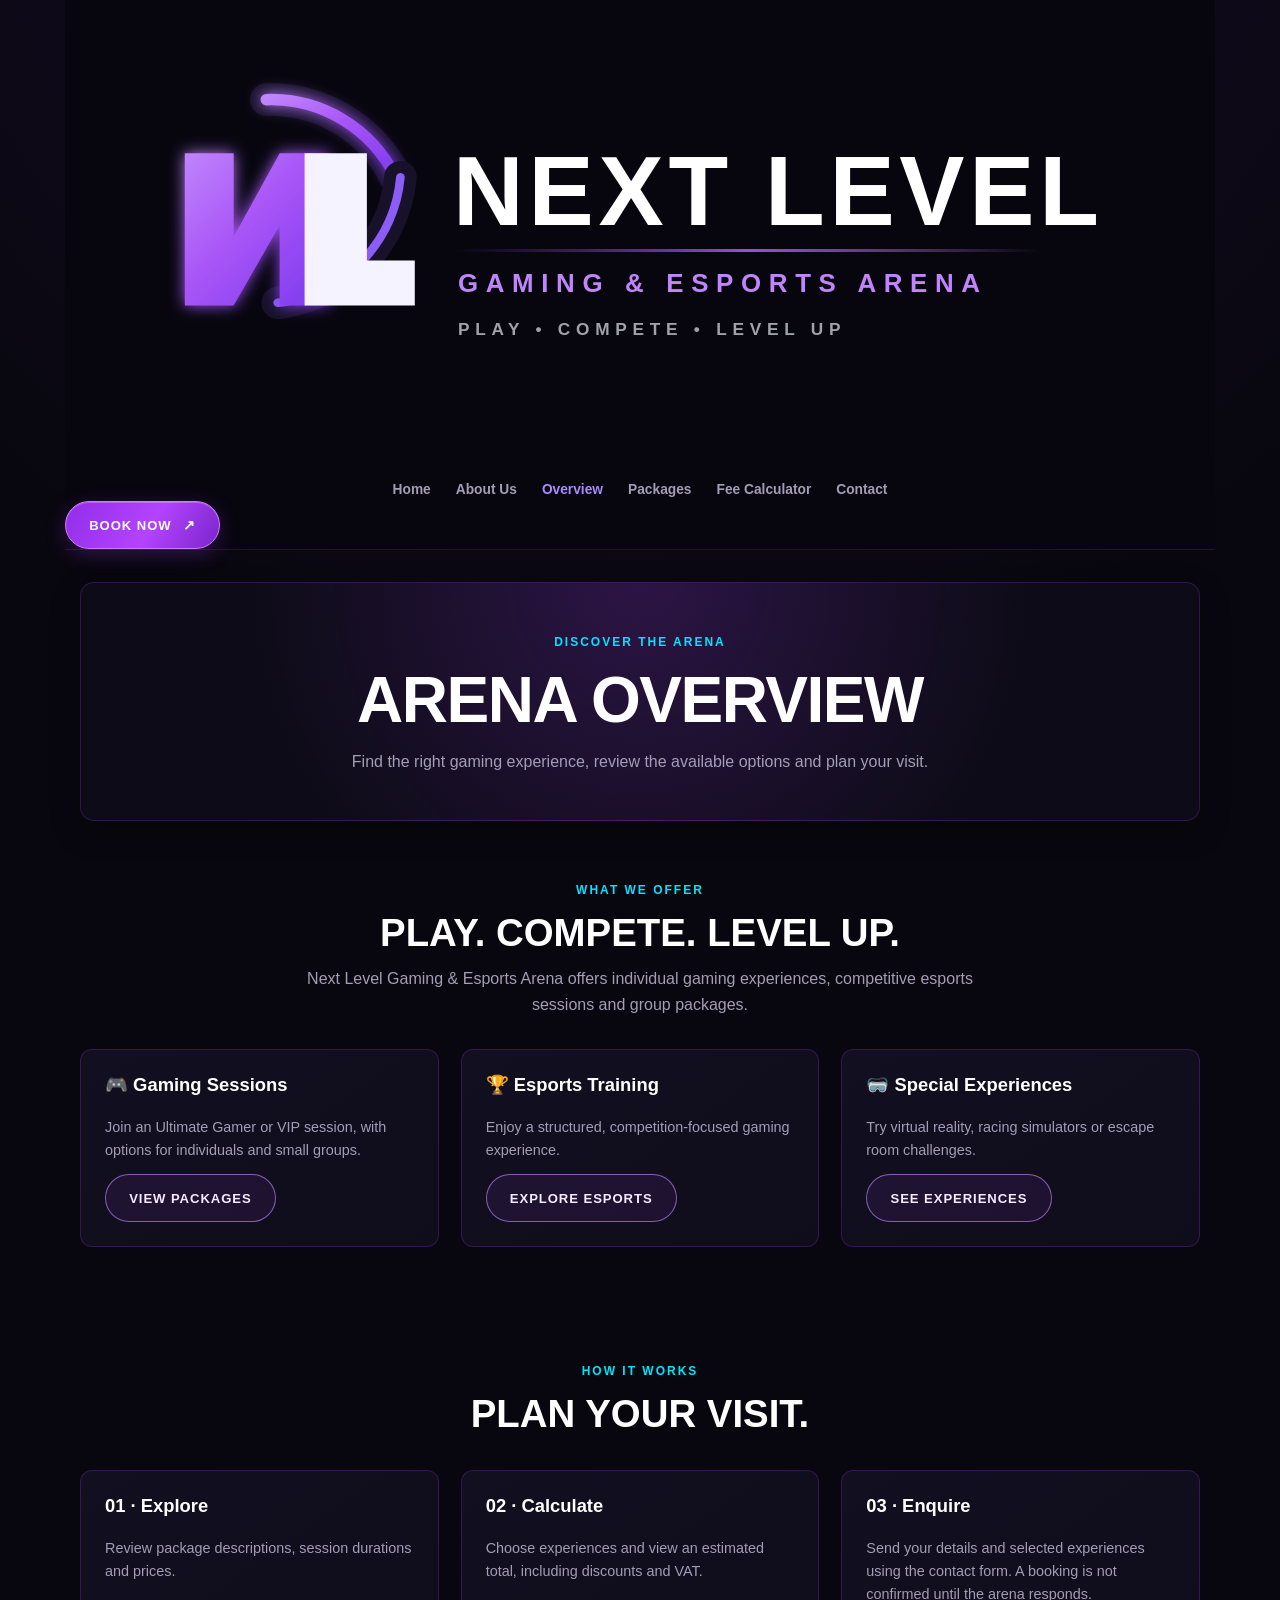
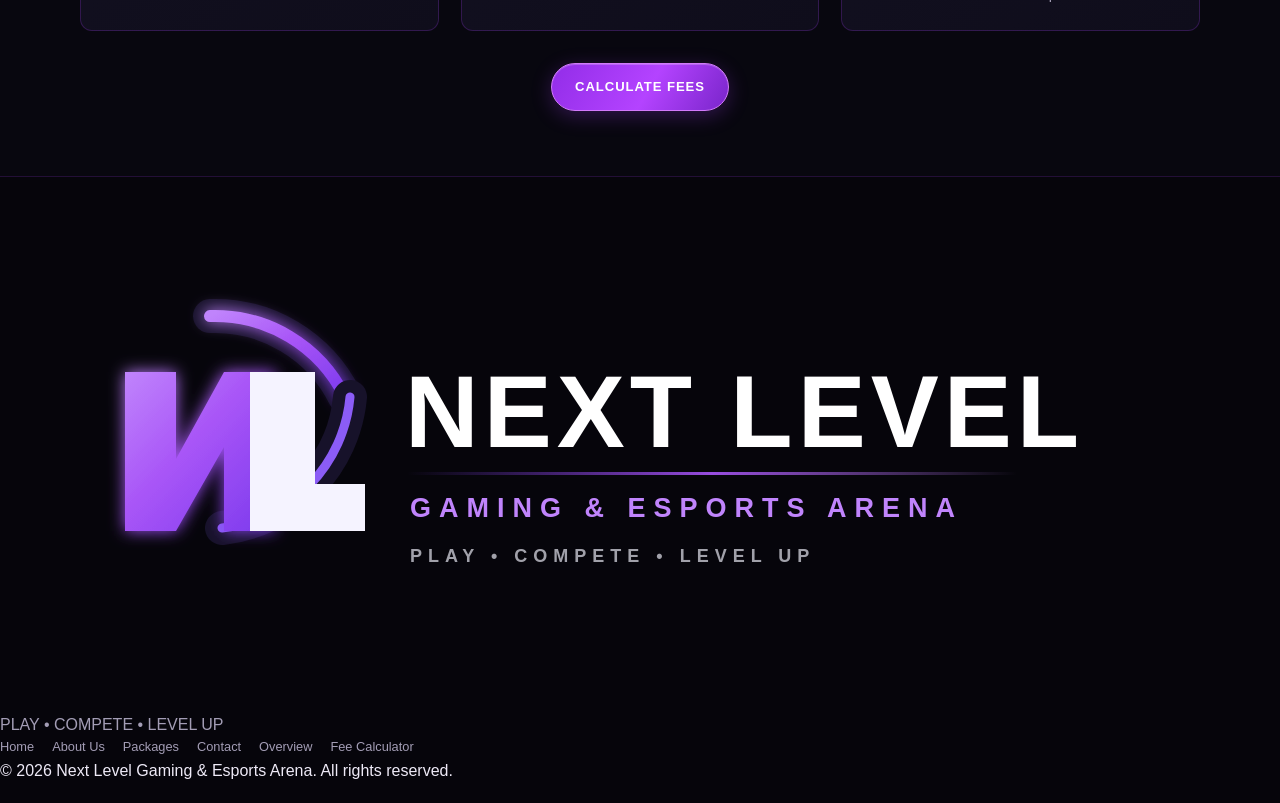
<file: Website/overview.html>
<!doctype html><html lang="en"><head><meta charset="utf-8"><meta name="viewport" content="width=device-width, initial-scale=1"><title>Overview | Next Level Gaming & Esports Arena</title><link rel="stylesheet" href="styles.css"></head><body><header class="navbar">
    <div class="nav-container">

        <a href="index.html" class="logo-link">
            <img src="assets/images/Next_Level_Gaming_Esports_Logo.svg"
                 alt="Next Level Gaming & Esports Arena Logo"
                 class="logo">
        </a>

        <nav aria-label="Main navigation"><a href="index.html">Home</a><a href="about.html">About Us</a><a href="overview.html" class="active" aria-current="page">Overview</a><a href="package-details.html">Packages</a><a href="calculate-fees.html">Fee Calculator</a><a href="contact.html">Contact</a></nav>

        <a href="calculate-fees.html" class="nav-button">
            BOOK NOW
        </a>

    </div>
</header><main><section class="page-hero"><div class="page-hero-content"><p class="eyebrow">DISCOVER THE ARENA</p><h1>ARENA <span>OVERVIEW</span></h1><p>Find the right gaming experience, review the available options and plan your visit.</p></div></section><section class="section"><div class="section-heading"><p class="eyebrow">WHAT WE OFFER</p><h2>PLAY. COMPETE. <span>LEVEL UP.</span></h2><p>Next Level Gaming & Esports Arena offers individual gaming experiences, competitive esports sessions and group packages.</p></div><div class="feature-grid-custom"><article class="feature-card"><h3>🎮 Gaming Sessions</h3><p>Join an Ultimate Gamer or VIP session, with options for individuals and small groups.</p><a class="outline-button" href="package-details.html">VIEW PACKAGES</a></article><article class="feature-card"><h3>🏆 Esports Training</h3><p>Enjoy a structured, competition-focused gaming experience.</p><a class="outline-button" href="package-details.html">EXPLORE ESPORTS</a></article><article class="feature-card"><h3>🥽 Special Experiences</h3><p>Try virtual reality, racing simulators or escape room challenges.</p><a class="outline-button" href="package-details.html">SEE EXPERIENCES</a></article></div></section><section class="section dark-section"><div class="section-heading"><p class="eyebrow">HOW IT WORKS</p><h2>PLAN YOUR <span>VISIT.</span></h2></div><div class="feature-grid-custom"><article class="feature-card"><h3>01 · Explore</h3><p>Review package descriptions, session durations and prices.</p></article><article class="feature-card"><h3>02 · Calculate</h3><p>Choose experiences and view an estimated total, including discounts and VAT.</p></article><article class="feature-card"><h3>03 · Enquire</h3><p>Send your details and selected experiences using the contact form. A booking is not confirmed until the arena responds.</p></article></div><p class="center-action"><a class="primary-button" href="calculate-fees.html">CALCULATE FEES</a></p></section></main><footer>

    <div class="footer-container">

        <div>
            <img src="assets/images/Next_Level_Gaming_Esports_Logo.svg"
                 alt="Next Level Gaming & Esports Arena"
                 class="footer-logo">

            <p>
                PLAY • COMPETE • LEVEL UP
            </p>
        </div>

        <div class="footer-links">
            <a href="index.html">Home</a>
            <a href="about.html">About Us</a>
            <a href="package-details.html">Packages</a>
            <a href="contact.html">Contact</a>
        <a href="overview.html">Overview</a><a href="calculate-fees.html">Fee Calculator</a></div>

    </div>

    <div class="copyright">
        © 2026 Next Level Gaming & Esports Arena. All rights reserved.
    </div>

</footer><script src="script.js" defer></script></body></html>
</file>
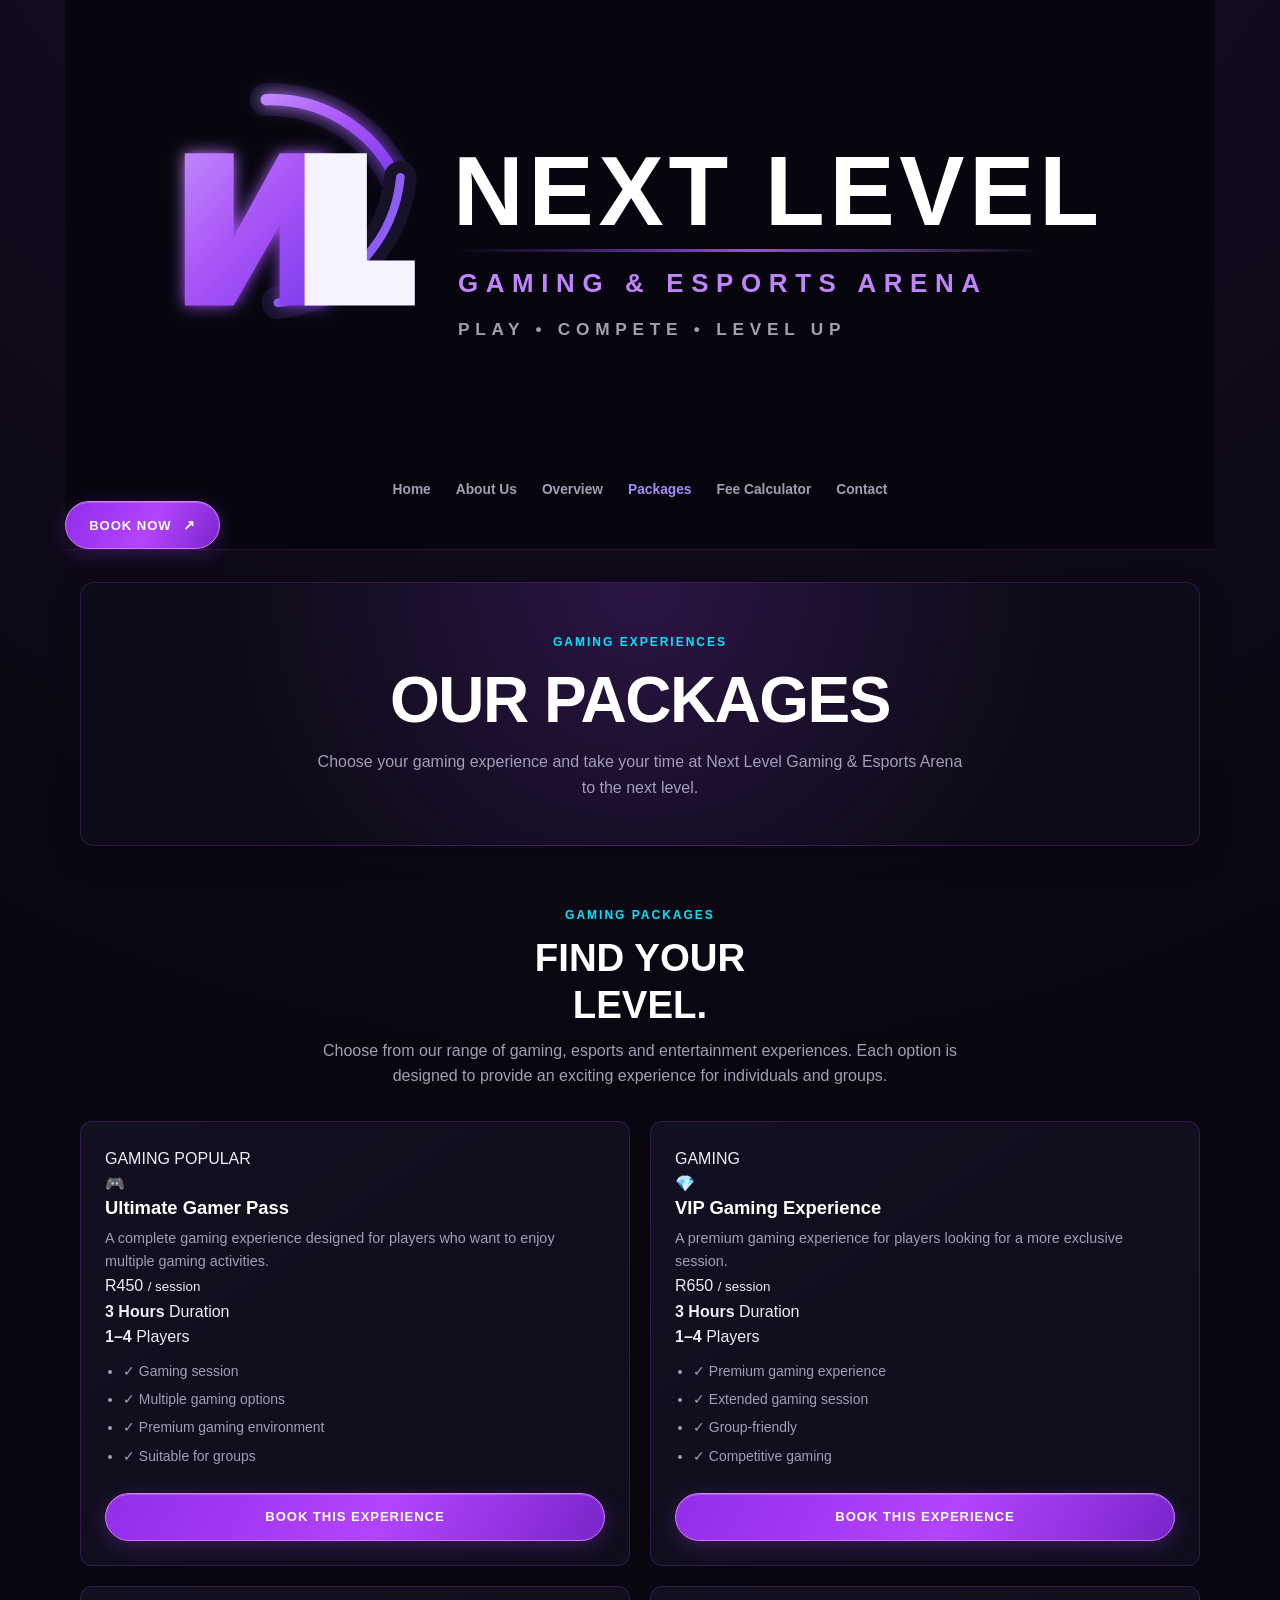
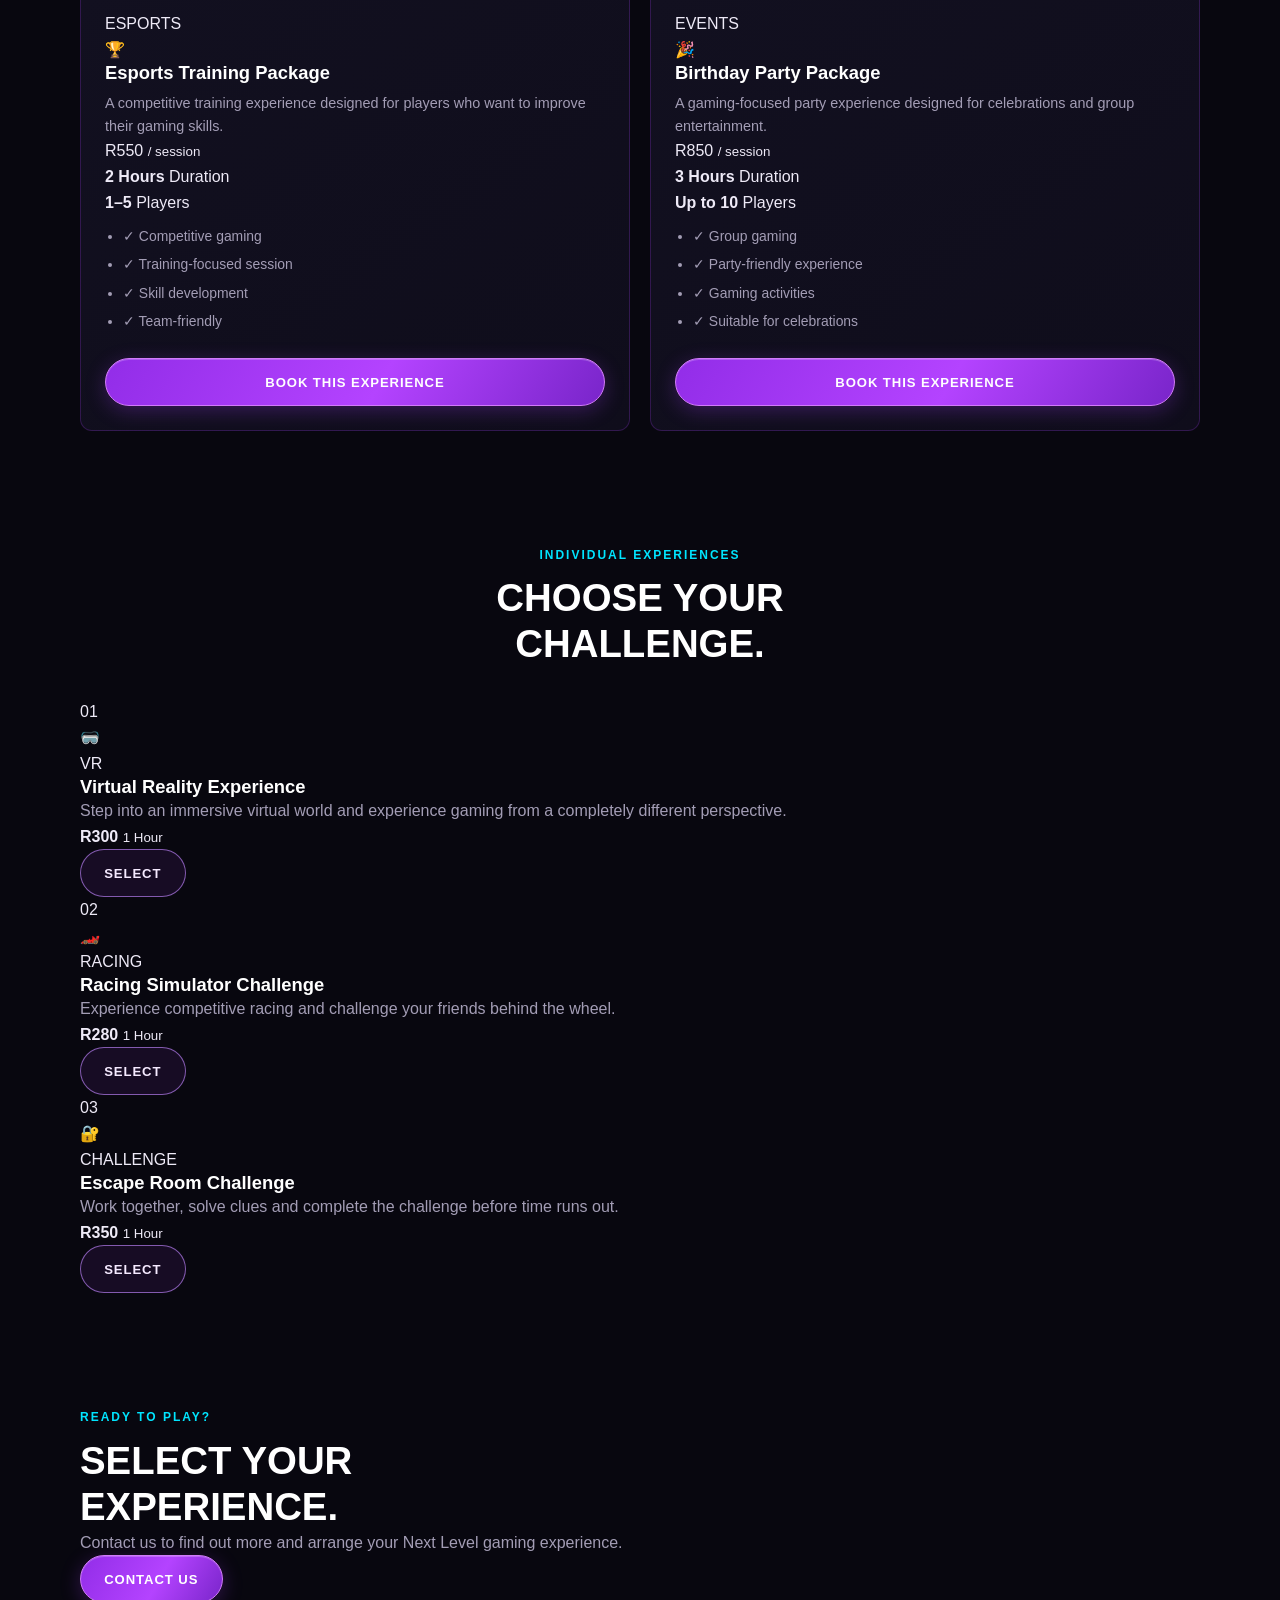
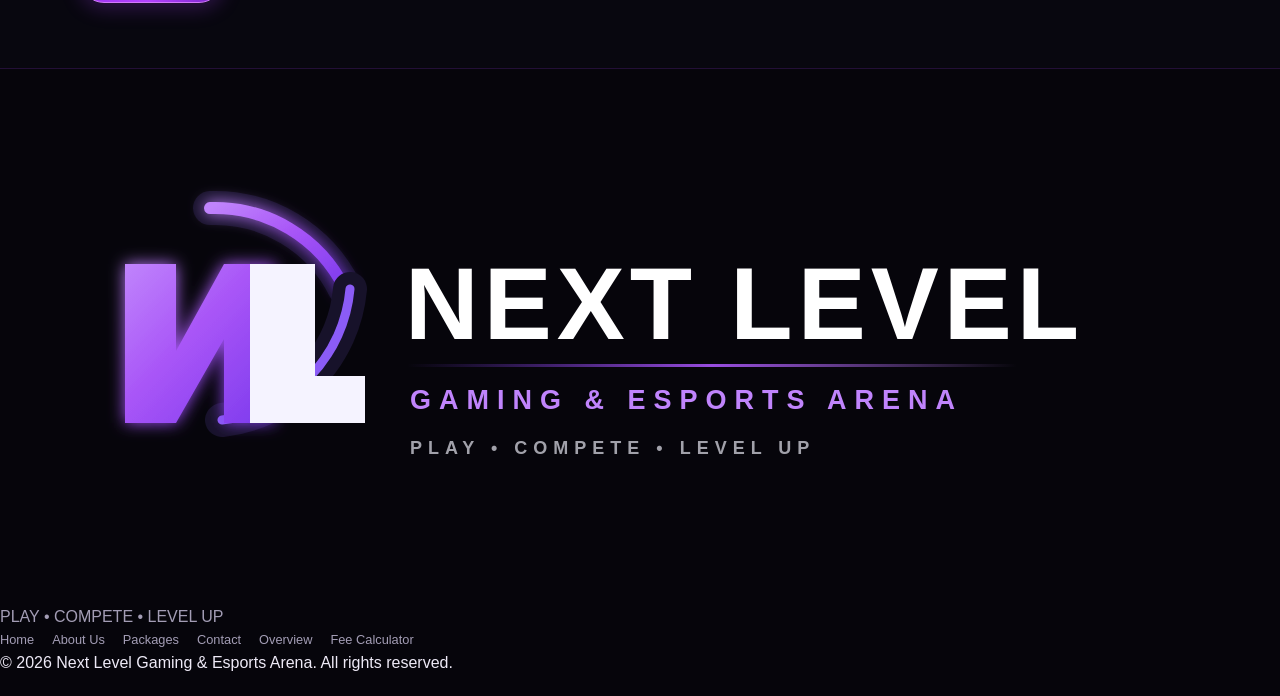
<file: Website/package-details.html>
<!DOCTYPE html>
<html lang="en">
<head>
    <meta charset="UTF-8">
    <meta name="viewport" content="width=device-width, initial-scale=1.0">

    <title>Packages | Next Level Gaming & Esports Arena</title>

    <link rel="stylesheet" href="styles.css">
</head>

<body>

<header class="navbar">

    <div class="nav-container">

        <a href="index.html" class="logo-link">
            <img
                src="assets/images/Next_Level_Gaming_Esports_Logo.svg"
                alt="Next Level Gaming & Esports Arena Logo"
                class="logo"
            >
        </a>

        <nav aria-label="Main navigation"><a href="index.html">Home</a><a href="about.html">About Us</a><a href="overview.html">Overview</a><a href="package-details.html" class="active" aria-current="page">Packages</a><a href="calculate-fees.html">Fee Calculator</a><a href="contact.html">Contact</a></nav>

        <a href="calculate-fees.html" class="nav-button">
            BOOK NOW
        </a>

    </div>

</header>


<main>

    <!-- PAGE HERO -->

    <section class="page-hero">

        <div class="page-hero-content">

            <p class="eyebrow">GAMING EXPERIENCES</p>

            <h1>
                OUR <span>PACKAGES</span>
            </h1>

            <p>
                Choose your gaming experience and take your time at
                Next Level Gaming & Esports Arena to the next level.
            </p>

        </div>

    </section>


    <!-- PACKAGE INTRO -->

    <section class="section">

        <div class="section-heading">

            <p class="eyebrow">
                GAMING PACKAGES
            </p>

            <h2>
                FIND YOUR<br>
                <span>LEVEL.</span>
            </h2>

            <p>
                Choose from our range of gaming, esports and entertainment
                experiences. Each option is designed to provide an exciting
                experience for individuals and groups.
            </p>

        </div>


        <!-- PACKAGES -->

        <div class="package-grid">

            <!-- ULTIMATE GAMER -->

            <article class="package-card featured-package">

                <div class="package-top">

                    <span class="package-category">
                        GAMING
                    </span>

                    <span class="package-badge">
                        POPULAR
                    </span>

                </div>

                <div class="package-icon">
                    🎮
                </div>

                <h3>
                    Ultimate Gamer Pass
                </h3>

                <p>
                    A complete gaming experience designed for players
                    who want to enjoy multiple gaming activities.
                </p>

                <div class="package-price">
                    R450
                    <small>/ session</small>
                </div>

                <div class="package-info">

                    <div>
                        <strong>3 Hours</strong>
                        <span>Duration</span>
                    </div>

                    <div>
                        <strong>1–4</strong>
                        <span>Players</span>
                    </div>

                </div>

                <ul class="package-features">

                    <li>✓ Gaming session</li>
                    <li>✓ Multiple gaming options</li>
                    <li>✓ Premium gaming environment</li>
                    <li>✓ Suitable for groups</li>

                </ul>

                <a href="calculate-fees.html?select=ultimate" class="primary-button package-button">
                    BOOK THIS EXPERIENCE
                </a>

            </article>


            <!-- VIP -->

            <article class="package-card">

                <div class="package-top">

                    <span class="package-category">
                        GAMING
                    </span>

                </div>

                <div class="package-icon">
                    💎
                </div>

                <h3>
                    VIP Gaming Experience
                </h3>

                <p>
                    A premium gaming experience for players looking
                    for a more exclusive session.
                </p>

                <div class="package-price">
                    R650
                    <small>/ session</small>
                </div>

                <div class="package-info">

                    <div>
                        <strong>3 Hours</strong>
                        <span>Duration</span>
                    </div>

                    <div>
                        <strong>1–4</strong>
                        <span>Players</span>
                    </div>

                </div>

                <ul class="package-features">

                    <li>✓ Premium gaming experience</li>
                    <li>✓ Extended gaming session</li>
                    <li>✓ Group-friendly</li>
                    <li>✓ Competitive gaming</li>

                </ul>

                <a href="calculate-fees.html?select=vip" class="primary-button package-button">
                    BOOK THIS EXPERIENCE
                </a>

            </article>


            <!-- ESPORTS -->

            <article class="package-card">

                <div class="package-top">

                    <span class="package-category">
                        ESPORTS
                    </span>

                </div>

                <div class="package-icon">
                    🏆
                </div>

                <h3>
                    Esports Training Package
                </h3>

                <p>
                    A competitive training experience designed for
                    players who want to improve their gaming skills.
                </p>

                <div class="package-price">
                    R550
                    <small>/ session</small>
                </div>

                <div class="package-info">

                    <div>
                        <strong>2 Hours</strong>
                        <span>Duration</span>
                    </div>

                    <div>
                        <strong>1–5</strong>
                        <span>Players</span>
                    </div>

                </div>

                <ul class="package-features">

                    <li>✓ Competitive gaming</li>
                    <li>✓ Training-focused session</li>
                    <li>✓ Skill development</li>
                    <li>✓ Team-friendly</li>

                </ul>

                <a href="calculate-fees.html?select=esports" class="primary-button package-button">
                    BOOK THIS EXPERIENCE
                </a>

            </article>


            <!-- BIRTHDAY -->

            <article class="package-card">

                <div class="package-top">

                    <span class="package-category">
                        EVENTS
                    </span>

                </div>

                <div class="package-icon">
                    🎉
                </div>

                <h3>
                    Birthday Party Package
                </h3>

                <p>
                    A gaming-focused party experience designed for
                    celebrations and group entertainment.
                </p>

                <div class="package-price">
                    R850
                    <small>/ session</small>
                </div>

                <div class="package-info">

                    <div>
                        <strong>3 Hours</strong>
                        <span>Duration</span>
                    </div>

                    <div>
                        <strong>Up to 10</strong>
                        <span>Players</span>
                    </div>

                </div>

                <ul class="package-features">

                    <li>✓ Group gaming</li>
                    <li>✓ Party-friendly experience</li>
                    <li>✓ Gaming activities</li>
                    <li>✓ Suitable for celebrations</li>

                </ul>

                <a href="calculate-fees.html?select=birthday" class="primary-button package-button">
                    BOOK THIS EXPERIENCE
                </a>

            </article>

        </div>

    </section>


    <!-- INDIVIDUAL EXPERIENCES -->

    <section class="section dark-section">

        <div class="section-heading">

            <p class="eyebrow">
                INDIVIDUAL EXPERIENCES
            </p>

            <h2>
                CHOOSE YOUR<br>
                <span>CHALLENGE.</span>
            </h2>

        </div>


        <div class="experience-list">

            <article class="experience-row">

                <div class="experience-number">
                    01
                </div>

                <div class="experience-row-icon">
                    🥽
                </div>

                <div class="experience-row-content">

                    <span>VR</span>

                    <h3>
                        Virtual Reality Experience
                    </h3>

                    <p>
                        Step into an immersive virtual world and
                        experience gaming from a completely different
                        perspective.
                    </p>

                </div>

                <div class="experience-row-price">
                    <strong>R300</strong>
                    <small>1 Hour</small>
                </div>

                <a href="calculate-fees.html?select=vr" class="outline-button">
                    SELECT
                </a>

            </article>


            <article class="experience-row">

                <div class="experience-number">
                    02
                </div>

                <div class="experience-row-icon">
                    🏎️
                </div>

                <div class="experience-row-content">

                    <span>RACING</span>

                    <h3>
                        Racing Simulator Challenge
                    </h3>

                    <p>
                        Experience competitive racing and challenge
                        your friends behind the wheel.
                    </p>

                </div>

                <div class="experience-row-price">
                    <strong>R280</strong>
                    <small>1 Hour</small>
                </div>

                <a href="calculate-fees.html?select=racing" class="outline-button">
                    SELECT
                </a>

            </article>


            <article class="experience-row">

                <div class="experience-number">
                    03
                </div>

                <div class="experience-row-icon">
                    🔐
                </div>

                <div class="experience-row-content">

                    <span>CHALLENGE</span>

                    <h3>
                        Escape Room Challenge
                    </h3>

                    <p>
                        Work together, solve clues and complete the
                        challenge before time runs out.
                    </p>

                </div>

                <div class="experience-row-price">
                    <strong>R350</strong>
                    <small>1 Hour</small>
                </div>

                <a href="calculate-fees.html?select=escape" class="outline-button">
                    SELECT
                </a>

            </article>

        </div>

    </section>


    <!-- BOOKING CTA -->

    <section class="cta-section">

        <div>

            <p class="eyebrow">
                READY TO PLAY?
            </p>

            <h2>
                SELECT YOUR<br>
                <span>EXPERIENCE.</span>
            </h2>

            <p>
                Contact us to find out more and arrange your
                Next Level gaming experience.
            </p>

        </div>

        <a href="contact.html" class="primary-button">
            CONTACT US
        </a>

    </section>

</main>


<footer>

    <div class="footer-container">

        <div>

            <img
                src="assets/images/Next_Level_Gaming_Esports_Logo.svg"
                alt="Next Level Gaming & Esports Arena"
                class="footer-logo"
            >

            <p>
                PLAY • COMPETE • LEVEL UP
            </p>

        </div>


        <div class="footer-links">

            <a href="index.html">
                Home
            </a>

            <a href="about.html">
                About Us
            </a>

            <a href="package-details.html">
                Packages
            </a>

            <a href="contact.html">
                Contact
            </a>

        <a href="overview.html">Overview</a><a href="calculate-fees.html">Fee Calculator</a></div>

    </div>


    <div class="copyright">

        © 2026 Next Level Gaming & Esports Arena.
        All rights reserved.

    </div>

</footer>


<script src="script.js" defer></script>
</body>
</html>
</file>
<file: Website/styles.css>
/* =========================================================
   NEXT LEVEL GAMING & ESPORTS ARENA
   COMPLETE WEBSITE CSS
   ========================================================= */

:root {
    --bg: #08070f;
    --bg-secondary: #0d0b17;
    --card: #121020;
    --card-hover: #18152a;

    --purple: #a83cff;
    --purple-light: #d66bff;
    --purple-dark: #7420c7;

    --cyan: #00e5ff;
    --lime: #b7ff4a;

    --white: #ffffff;
    --text: #eeeaf7;
    --muted: #a39db5;

    --border: rgba(168, 60, 255, 0.22);

    --container: 1120px;

    /* Overall space from browser edges */
    --side-space: 32px;

    /* Move logo left/right if needed */
    --logo-position: 0px;
}


/* =========================================================
   RESET
   ========================================================= */

* {
    margin: 0;
    padding: 0;
    box-sizing: border-box;
}

html {
    scroll-behavior: smooth;
}

body {
    font-family: Arial, Helvetica, sans-serif;

    background:
        radial-gradient(
            circle at 50% -10%,
            rgba(168, 60, 255, 0.12),
            transparent 35%
        ),
        var(--bg);

    color: var(--text);

    line-height: 1.6;

    overflow-x: hidden;
}

img {
    max-width: 100%;
    display: block;
}

a {
    text-decoration: none;
    color: inherit;
}

button,
input,
textarea,
select {
    font-family: inherit;
}


/* =========================================================
   MAIN CONTAINER
   ========================================================= */

.container {
    width: min(
        calc(100% - (var(--side-space) * 2)),
        var(--container)
    );

    margin-left: auto;
    margin-right: auto;
}


/* =========================================================
   TYPOGRAPHY
   ========================================================= */

h1,
h2,
h3,
h4 {
    color: var(--white);
    line-height: 1.2;
}

h1 {
    font-size: clamp(2.4rem, 5vw, 4rem);
    font-weight: 900;
    letter-spacing: -1.5px;
}

h2 {
    font-size: clamp(1.8rem, 3vw, 2.5rem);
    font-weight: 800;
}

h3 {
    font-size: 1.15rem;
    font-weight: 800;
}

p {
    color: var(--muted);
}

.highlight {
    color: var(--purple-light);
}

.section-label,
.eyebrow {
    display: inline-block;

    margin-bottom: 10px;

    color: var(--cyan);

    font-size: 0.75rem;
    font-weight: 800;

    letter-spacing: 2px;
    text-transform: uppercase;
}


/* =========================================================
   HEADER
   ========================================================= */

header {
    width: 100%;

    /* FIXED: header now scrolls normally */
    position: relative;

    z-index: 10;

    background: rgba(8, 7, 15, 0.96);

    border-bottom: 1px solid rgba(168, 60, 255, 0.18);

    backdrop-filter: blur(12px);
}

.navbar {
    width: min(
        calc(100% - (var(--side-space) * 2)),
        1150px
    );

    min-height: 78px;

    margin: 0 auto;

    display: flex;

    align-items: center;

    justify-content: space-between;

    gap: 30px;
}


/* =========================================================
   LOGO
   ========================================================= */

.logo {
    display: flex;

    align-items: center;

    flex-shrink: 0;

    transform: translateX(var(--logo-position));
}

.logo img {
    width: 215px;

    height: auto;

    display: block;
}


/* =========================================================
   NAVIGATION
   ========================================================= */

nav {
    display: flex;

    align-items: center;

    gap: 25px;
}

nav a {
    position: relative;

    color: var(--muted);

    font-size: 0.86rem;

    font-weight: 700;

    transition: color 0.2s ease;
}

nav a:hover {
    color: var(--white);
}

nav a::after {
    content: "";

    position: absolute;

    left: 0;
    bottom: -7px;

    width: 0;
    height: 2px;

    background: var(--purple-light);

    transition: width 0.2s ease;
}

nav a:hover::after {
    width: 100%;
}


/* =========================================================
   BUTTONS
   ========================================================= */

.btn {
    display: inline-flex;

    align-items: center;
    justify-content: center;

    padding: 11px 20px;

    border: 1px solid var(--purple);

    border-radius: 7px;

    background:
        linear-gradient(
            135deg,
            var(--purple),
            var(--purple-dark)
        );

    color: var(--white);

    font-size: 0.84rem;

    font-weight: 800;

    cursor: pointer;

    transition:
        transform 0.2s ease,
        box-shadow 0.2s ease;
}

.btn:hover {
    transform: translateY(-2px);

    box-shadow:
        0 8px 25px rgba(168, 60, 255, 0.3);
}

.btn-outline {
    background: transparent;

    color: var(--purple-light);
}

.btn-outline:hover {
    background: rgba(168, 60, 255, 0.1);
}


/* =========================================================
   HERO
   ========================================================= */

.hero {
    width: min(
        calc(100% - (var(--side-space) * 2)),
        var(--container)
    );

    min-height: 440px;

    margin: 32px auto 0;

    padding: 65px 60px;

    display: flex;

    align-items: center;

    position: relative;

    overflow: hidden;

    border: 1px solid rgba(168, 60, 255, 0.22);

    border-radius: 16px;

    background:
        radial-gradient(
            circle at 80% 45%,
            rgba(168, 60, 255, 0.23),
            transparent 35%
        ),
        radial-gradient(
            circle at 100% 100%,
            rgba(0, 229, 255, 0.08),
            transparent 30%
        ),
        var(--bg-secondary);

    box-shadow:
        0 10px 30px rgba(0, 0, 0, 0.25);
}

.hero::before {
    content: "";

    position: absolute;

    width: 260px;
    height: 260px;

    right: -100px;
    top: -100px;

    border: 1px solid rgba(168, 60, 255, 0.15);

    transform: rotate(45deg);
}

.hero-content {
    position: relative;

    z-index: 2;

    max-width: 650px;
}

.hero h1 {
    margin-bottom: 18px;
}

.hero p {
    max-width: 570px;

    margin-bottom: 25px;

    font-size: 1rem;
}

.hero-buttons {
    display: flex;

    flex-wrap: wrap;

    gap: 12px;
}


/* =========================================================
   PAGE HERO
   ========================================================= */

.page-hero {
    width: min(
        calc(100% - (var(--side-space) * 2)),
        var(--container)
    );

    min-height: 220px;

    margin: 32px auto 0;

    padding: 45px 30px;

    display: flex;

    flex-direction: column;

    align-items: center;

    justify-content: center;

    text-align: center;

    border: 1px solid var(--border);

    border-radius: 14px;

    background:
        radial-gradient(
            circle at 50% 0%,
            rgba(168, 60, 255, 0.2),
            transparent 65%
        ),
        var(--bg-secondary);

    box-shadow:
        0 10px 30px rgba(0, 0, 0, 0.25);
}

.page-hero h1 {
    margin-bottom: 10px;
}

.page-hero p {
    max-width: 650px;
}


/* =========================================================
   SECTIONS
   ========================================================= */

section {
    width: min(
        calc(100% - (var(--side-space) * 2)),
        var(--container)
    );

    margin-left: auto;
    margin-right: auto;

    padding: 55px 0;
}

.section-heading {
    max-width: 680px;

    margin: 0 auto 32px;

    text-align: center;
}

.section-heading h2 {
    margin-bottom: 10px;
}


/* =========================================================
   CARDS
   ========================================================= */

.feature-card,
.package-card,
.experience-card,
.contact-card,
.social-card,
.stat-card {
    background:
        linear-gradient(
            145deg,
            var(--card),
            #0f0d1b
        );

    border: 1px solid var(--border);

    border-radius: 12px;

    padding: 24px;

    transition:
        transform 0.2s ease,
        border-color 0.2s ease,
        background 0.2s ease;
}

.feature-card:hover,
.package-card:hover,
.experience-card:hover,
.contact-card:hover,
.social-card:hover {
    transform: translateY(-4px);

    border-color: rgba(168, 60, 255, 0.55);

    background: var(--card-hover);
}

.card-icon {
    width: 46px;
    height: 46px;

    display: flex;

    align-items: center;
    justify-content: center;

    margin-bottom: 16px;

    border-radius: 10px;

    background: rgba(168, 60, 255, 0.12);

    border: 1px solid rgba(168, 60, 255, 0.2);

    color: var(--purple-light);

    font-size: 1.3rem;
}

.feature-card h3,
.package-card h3,
.experience-card h3,
.contact-card h3,
.social-card h3 {
    margin-bottom: 8px;
}

.feature-card p,
.package-card p,
.experience-card p,
.contact-card p,
.social-card p {
    font-size: 0.9rem;
}


/* =========================================================
   FEATURE GRID
   ========================================================= */

.features-grid,
.grid {
    display: grid;

    grid-template-columns:
        repeat(3, minmax(0, 1fr));

    gap: 18px;
}


/* =========================================================
   ABOUT
   ========================================================= */

.about-content {
    display: grid;

    grid-template-columns:
        1.1fr 0.9fr;

    gap: 35px;

    align-items: center;
}

.about-panel {
    padding: 28px;

    border: 1px solid var(--border);

    border-radius: 12px;

    background: var(--card);
}

.about-panel h3 {
    margin-bottom: 12px;

    color: var(--purple-light);
}

.mission-card {
    padding: 25px;

    border-left: 3px solid var(--purple);

    border-radius: 0 10px 10px 0;

    background: rgba(168, 60, 255, 0.08);
}


/* =========================================================
   STATS
   ========================================================= */

.stats-grid {
    display: grid;

    grid-template-columns:
        repeat(4, minmax(0, 1fr));

    gap: 16px;
}

.stat-card {
    text-align: center;
}

.stat-number {
    display: block;

    margin-bottom: 5px;

    color: var(--purple-light);

    font-size: 1.9rem;

    font-weight: 900;
}

.stat-card p {
    font-size: 0.8rem;
}


/* =========================================================
   PACKAGES
   ========================================================= */

.package-grid {
    display: grid;

    grid-template-columns:
        repeat(2, minmax(0, 1fr));

    gap: 20px;
}

.package-card {
    display: flex;

    flex-direction: column;
}

.price {
    margin: 10px 0 15px;

    color: var(--purple-light);

    font-size: 1.9rem;

    font-weight: 900;
}

.price span {
    color: var(--muted);

    font-size: 0.78rem;

    font-weight: 500;
}

.package-meta {
    display: flex;

    flex-wrap: wrap;

    gap: 7px;

    margin-bottom: 15px;
}

.package-meta span,
.tag {
    padding: 5px 9px;

    border-radius: 5px;

    background: rgba(168, 60, 255, 0.08);

    border: 1px solid var(--border);

    color: var(--purple-light);

    font-size: 0.73rem;

    font-weight: 700;
}

.package-card ul,
.experience-card ul {
    margin: 10px 0 20px;

    padding-left: 18px;

    list-style: disc;

    color: var(--muted);
}

.package-card li,
.experience-card li {
    margin-bottom: 6px;

    font-size: 0.87rem;
}

.package-card .btn,
.experience-card .btn {
    width: 100%;

    margin-top: auto;
}


/* =========================================================
   EXPERIENCES
   ========================================================= */

.experience-grid {
    display: grid;

    grid-template-columns:
        repeat(3, minmax(0, 1fr));

    gap: 18px;
}

.experience-card {
    display: flex;

    flex-direction: column;
}


/* =========================================================
   CONTACT
   ========================================================= */

.contact-grid {
    display: grid;

    grid-template-columns:
        repeat(2, minmax(0, 1fr));

    gap: 18px;
}

.contact-card {
    display: flex;

    align-items: flex-start;

    gap: 15px;
}

.contact-card .card-icon {
    flex-shrink: 0;

    margin-bottom: 0;
}

.contact-card a {
    color: var(--cyan);

    overflow-wrap: anywhere;
}

.contact-card a:hover {
    color: var(--purple-light);
}


/* =========================================================
   MAP
   ========================================================= */

.map-section {
    padding-top: 20px;
}

.map-panel {
    min-height: 170px;

    padding: 30px;

    display: flex;

    flex-direction: column;

    align-items: center;

    justify-content: center;

    text-align: center;

    border: 1px solid var(--border);

    border-radius: 12px;

    background:
        radial-gradient(
            circle at center,
            rgba(0, 229, 255, 0.07),
            transparent 60%
        ),
        var(--card);
}


/* =========================================================
   SOCIAL
   ========================================================= */

.social-grid {
    display: grid;

    grid-template-columns:
        repeat(4, minmax(0, 1fr));

    gap: 16px;
}

.social-card {
    text-align: center;
}

.social-card a {
    color: var(--cyan);

    font-size: 0.85rem;
}

.social-card a:hover {
    color: var(--purple-light);
}


/* =========================================================
   CTA
   ========================================================= */

.cta {
    width: min(
        calc(100% - (var(--side-space) * 2)),
        var(--container)
    );

    margin: 5px auto 55px;

    padding: 45px 30px;

    text-align: center;

    border: 1px solid var(--border);

    border-radius: 14px;

    background:
        radial-gradient(
            circle at 50% 0%,
            rgba(168, 60, 255, 0.2),
            transparent 65%
        ),
        var(--bg-secondary);

    box-shadow:
        0 10px 30px rgba(0, 0, 0, 0.25);
}

.cta h2 {
    margin-bottom: 10px;
}

.cta p {
    max-width: 600px;

    margin: 0 auto 22px;
}


/* =========================================================
   FORMS
   ========================================================= */

.form-group {
    margin-bottom: 17px;
}

label {
    display: block;

    margin-bottom: 6px;

    color: var(--text);

    font-size: 0.85rem;

    font-weight: 700;
}

input,
textarea,
select {
    width: 100%;

    padding: 11px 13px;

    border: 1px solid var(--border);

    border-radius: 7px;

    outline: none;

    background: #090812;

    color: var(--white);
}

input:focus,
textarea:focus,
select:focus {
    border-color: var(--purple-light);

    box-shadow:
        0 0 0 3px rgba(168, 60, 255, 0.1);
}

textarea {
    min-height: 120px;

    resize: vertical;
}

input::placeholder,
textarea::placeholder {
    color: #706b7e;
}


/* =========================================================
   FOOTER
   ========================================================= */

footer {
    margin-top: 10px;

    padding: 35px 0 20px;

    border-top: 1px solid rgba(168, 60, 255, 0.18);

    background: #06050b;
}

.footer-content {
    width: min(
        calc(100% - (var(--side-space) * 2)),
        var(--container)
    );

    margin: 0 auto;

    display: flex;

    align-items: center;

    justify-content: space-between;

    gap: 25px;
}

.footer-logo img {
    width: 195px;
}

.footer-links {
    display: flex;

    flex-wrap: wrap;

    gap: 18px;
}

.footer-links a {
    color: var(--muted);

    font-size: 0.8rem;
}

.footer-links a:hover {
    color: var(--purple-light);
}

.footer-bottom {
    width: min(
        calc(100% - (var(--side-space) * 2)),
        var(--container)
    );

    margin: 22px auto 0;

    padding-top: 18px;

    border-top: 1px solid rgba(255, 255, 255, 0.06);

    text-align: center;
}

.footer-bottom p {
    font-size: 0.75rem;
}


/* =========================================================
   TABLET
   ========================================================= */

@media (max-width: 900px) {

    :root {
        --side-space: 25px;
    }

    .navbar {
        width: calc(100% - 50px);
    }

    .logo img {
        width: 185px;
    }

    nav {
        gap: 16px;
    }

    nav a {
        font-size: 0.78rem;
    }

    .hero {
        padding: 55px 45px;
    }

    .features-grid,
    .grid {
        grid-template-columns:
            repeat(2, minmax(0, 1fr));
    }

    .experience-grid {
        grid-template-columns:
            repeat(2, minmax(0, 1fr));
    }

    .stats-grid {
        grid-template-columns:
            repeat(2, minmax(0, 1fr));
    }

    .social-grid {
        grid-template-columns:
            repeat(2, minmax(0, 1fr));
    }

    .about-content {
        grid-template-columns: 1fr;
    }
}


/* =========================================================
   MOBILE
   ========================================================= */

@media (max-width: 650px) {

    :root {
        --side-space: 18px;
    }

    /* Header remains normal on mobile */
    header {
        position: relative;
    }

    .navbar {
        width: calc(100% - 36px);

        min-height: auto;

        padding-top: 15px;
        padding-bottom: 15px;

        flex-direction: column;

        gap: 12px;
    }

    .logo {
        transform: translateX(0);
    }

    .logo img {
        width: 190px;
    }

    nav {
        width: 100%;

        justify-content: center;

        flex-wrap: wrap;

        gap: 9px 15px;
    }

    nav a {
        font-size: 0.76rem;
    }

    .hero,
    .page-hero,
    .cta {
        width: calc(100% - 36px);
    }

    .hero {
        min-height: 0;

        margin-top: 20px;

        padding: 42px 25px;
    }

    .hero h1 {
        font-size: 2.3rem;
    }

    .hero p {
        font-size: 0.9rem;
    }

    .hero-buttons {
        flex-direction: column;
    }

    .hero-buttons .btn {
        width: 100%;
    }

    .page-hero {
        min-height: 180px;

        margin-top: 20px;

        padding: 35px 20px;
    }

    .page-hero h1 {
        font-size: 2rem;
    }

    section {
        padding: 42px 0;
    }

    .features-grid,
    .grid,
    .package-grid,
    .experience-grid,
    .contact-grid,
    .stats-grid,
    .social-grid {
        grid-template-columns: 1fr;

        gap: 14px;
    }

    .feature-card,
    .package-card,
    .experience-card,
    .contact-card,
    .social-card,
    .stat-card {
        padding: 21px;
    }

    .about-content {
        grid-template-columns: 1fr;

        gap: 18px;
    }

    .cta {
        margin-bottom: 35px;

        padding: 35px 22px;
    }

    .footer-content {
        width: calc(100% - 36px);

        flex-direction: column;

        text-align: center;
    }

    .footer-logo img {
        width: 185px;

        margin: 0 auto;
    }

    .footer-links {
        justify-content: center;

        gap: 12px 16px;
    }

    .footer-bottom {
        width: calc(100% - 36px);
    }
}


/* =========================================================
   VERY SMALL PHONES
   ========================================================= */

@media (max-width: 380px) {

    :root {
        --side-space: 12px;
    }

    .hero,
    .page-hero,
    .cta {
        width: calc(100% - 24px);
    }

    .hero {
        padding: 35px 20px;
    }

    .hero h1 {
        font-size: 2rem;
    }

    nav {
        gap: 8px 11px;
    }

    nav a {
        font-size: 0.72rem;
    }
}
/* Phase 3 website enhancements */
nav a.active { color:var(--primary, #a78bfa); }
.feature-grid-custom{display:grid;grid-template-columns:repeat(3,minmax(0,1fr));gap:22px;max-width:1200px;margin:20px auto 0}.feature-grid-custom .feature-card{display:flex;flex-direction:column;gap:12px}.feature-grid-custom .outline-button{margin-top:auto;align-self:flex-start}.center-action{text-align:center;margin-top:32px}.form-layout{max-width:1200px;margin:auto;display:grid;grid-template-columns:minmax(0,1.65fr) minmax(280px,1fr);align-items:start;gap:26px}.form-panel{background:#12172d;border:1px solid #3c336c;border-radius:18px;padding:30px;color:#fff;box-shadow:0 12px 32px #0002}.form-panel h2,.form-panel h3{margin:0 0 15px}.form-panel h3{margin-top:25px}.form-panel p{margin-bottom:16px}.field-grid{display:grid;grid-template-columns:repeat(2,minmax(0,1fr));gap:16px}.form-panel label{display:flex;flex-direction:column;gap:8px;font-weight:600}.form-panel input:not([type=checkbox]),.form-panel textarea,.form-panel select,.feedback textarea{font:inherit;width:100%;min-width:0;padding:12px;background:#080e20;color:#fff;border:1px solid #6e618e;border-radius:8px}.form-panel input:focus-visible,.form-panel textarea:focus-visible,.form-panel select:focus-visible,.option-check:focus-within{outline:2px solid #61e6f6;outline-offset:3px}.options-grid{display:grid;grid-template-columns:repeat(2,minmax(0,1fr));gap:12px}.option-check{border:1px solid #59478e;border-radius:10px;padding:13px;display:flex!important;flex-direction:row!important;align-items:center;cursor:pointer}.option-check input{width:20px;height:20px;accent-color:#aa71ff;flex-shrink:0}.option-check span{display:flex;flex:1;flex-direction:column;gap:3px}.option-check small{color:#98eeff}.form-note{font-size:.88rem;opacity:.85;line-height:1.6;margin-top:14px}.form-button{border:0;cursor:pointer;font:inherit;margin-top:8px}.selected-list{padding-left:20px;line-height:1.8}.totals{margin:18px 0}.totals div{display:flex;justify-content:space-between;gap:12px;padding:11px 0;border-bottom:1px solid #574b78}.totals dd{margin:0;text-align:right}.grand-total{font-size:1.3rem;font-weight:800;color:#9beeff}.feedback{margin:12px 0;line-height:1.5}.feedback.error{color:#ffb4be}.feedback.success{color:#b5f9df}.feedback textarea{display:block;margin-top:12px;color:#fff}.compact-form{max-width:650px;margin:0 auto;display:grid;gap:18px}.compact-form label{display:flex;flex-direction:column}.compact-form textarea{resize:vertical}.nav-container nav{flex-wrap:wrap;justify-content:center}.nav-container nav a{white-space:nowrap}@media(max-width:850px){.feature-grid-custom{grid-template-columns:1fr}.form-layout{grid-template-columns:1fr}.field-grid,.options-grid{grid-template-columns:1fr}.form-panel{padding:20px}}


/* Refined booking calls to action */
.nav-button, .primary-button, .secondary-button, .outline-button {
  display: inline-flex; align-items: center; justify-content: center; gap: .7rem;
  min-height: 46px; padding: .78rem 1.45rem; border-radius: 999px;
  font-size: .82rem; font-weight: 850; letter-spacing: .07em;
  text-align: center; text-decoration: none; cursor: pointer;
  transition: transform .2s ease, box-shadow .2s ease, background .2s ease, border-color .2s ease;
}
.nav-button, .primary-button {
  color: #fff; background: linear-gradient(120deg, #922de8 0%, #b443ff 55%, #7925ca 100%);
  border: 1px solid #d27afa;
  box-shadow: 0 5px 20px rgba(168,60,255,.26), inset 0 1px 0 rgba(255,255,255,.22);
}
.nav-button::after, .hero-buttons .primary-button::after {
  content: '↗'; display: inline-block; font-size: 1.1em; line-height: 1;
  transition: transform .2s ease;
}
.nav-button:hover, .primary-button:hover {
  transform: translateY(-2px);
  box-shadow: 0 9px 28px rgba(168,60,255,.48), 0 0 0 3px rgba(168,60,255,.13);
}
.nav-button:hover::after, .hero-buttons .primary-button:hover::after { transform: translate(2px,-2px); }
.secondary-button, .outline-button { color: #f5eaff; border: 1px solid rgba(189,133,251,.65); background: rgba(130,55,190,.12); }
.secondary-button:hover, .outline-button:hover { border-color: #d27afa; background: rgba(167,60,255,.22); transform: translateY(-2px); }
.nav-button:focus-visible, .primary-button:focus-visible, .secondary-button:focus-visible, .outline-button:focus-visible { outline: 3px solid var(--cyan); outline-offset: 3px; }
.form-button { width: 100%; }
@media (max-width:650px) { .hero-buttons > a {width:100%;} .nav-button {width: min(100%,260px);} }
@media (prefers-reduced-motion:reduce) { .nav-button,.primary-button,.secondary-button,.outline-button {transition:none;} }
</file>
